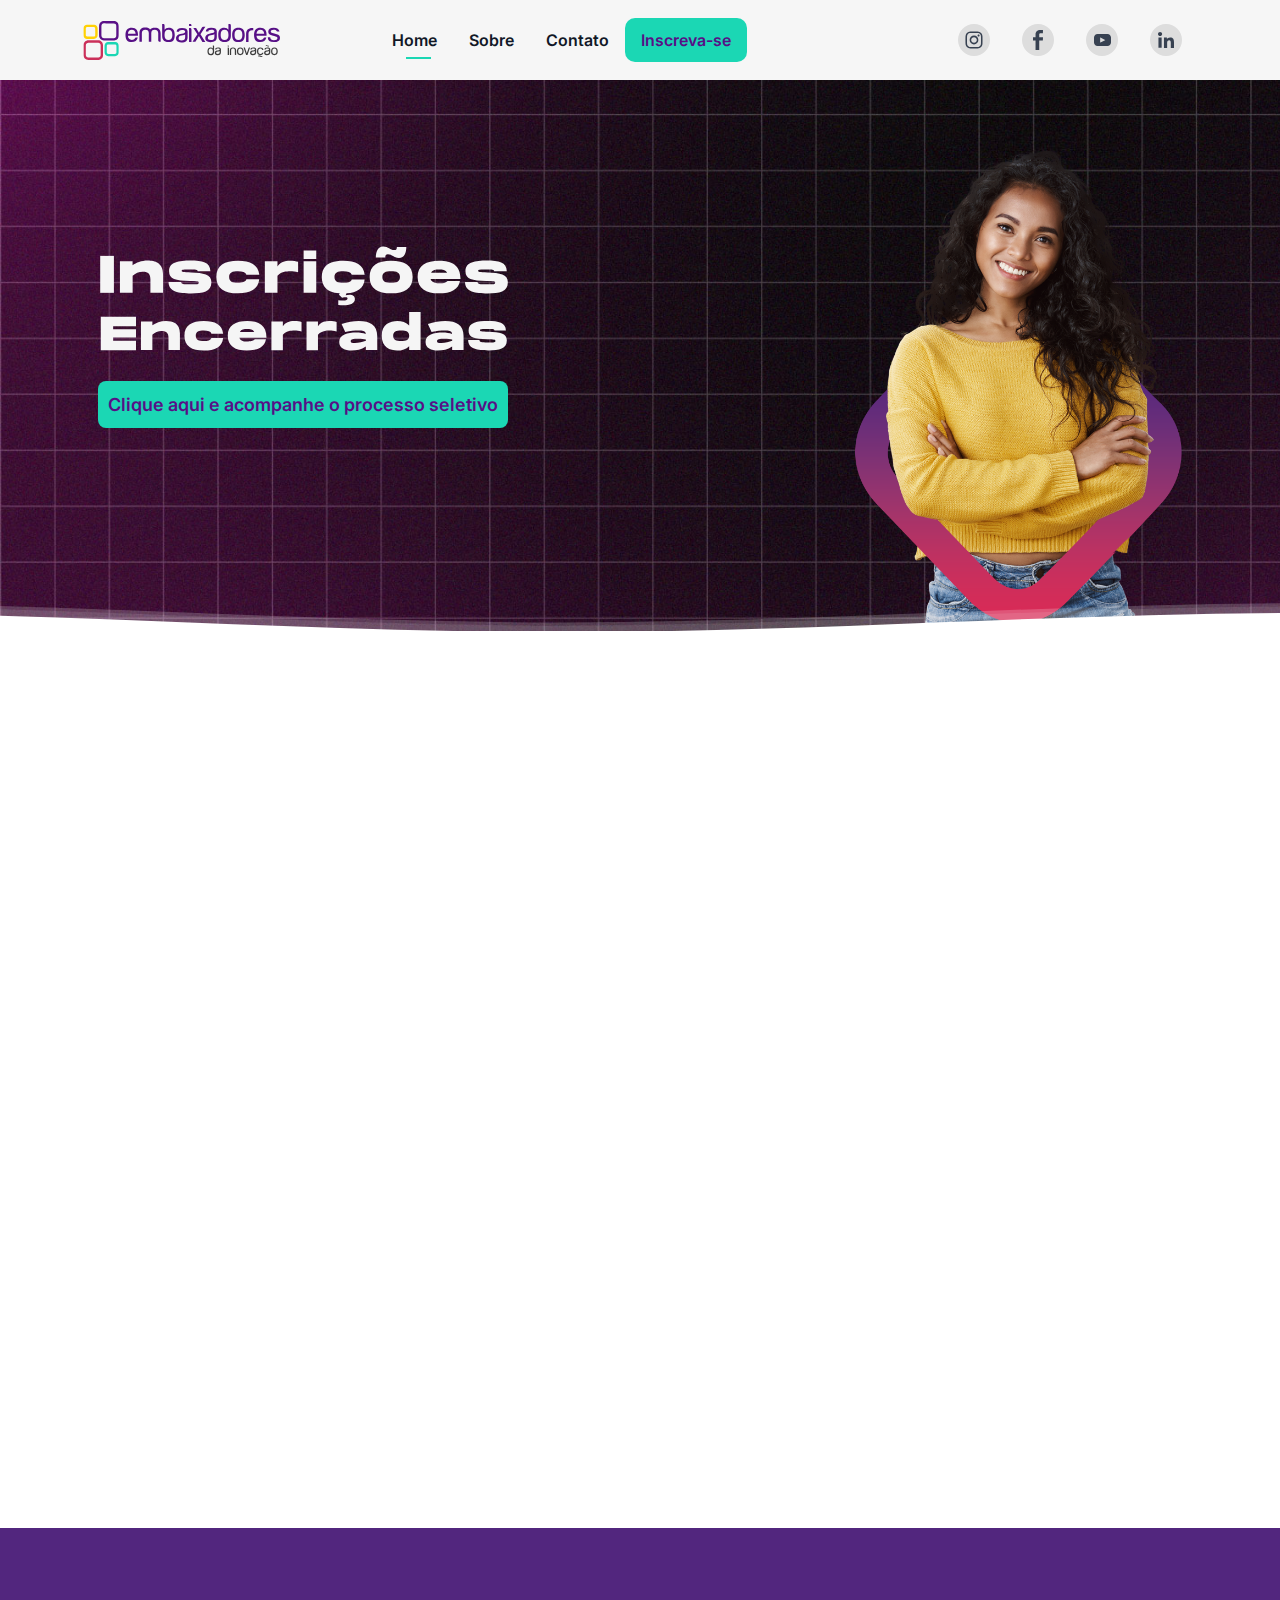
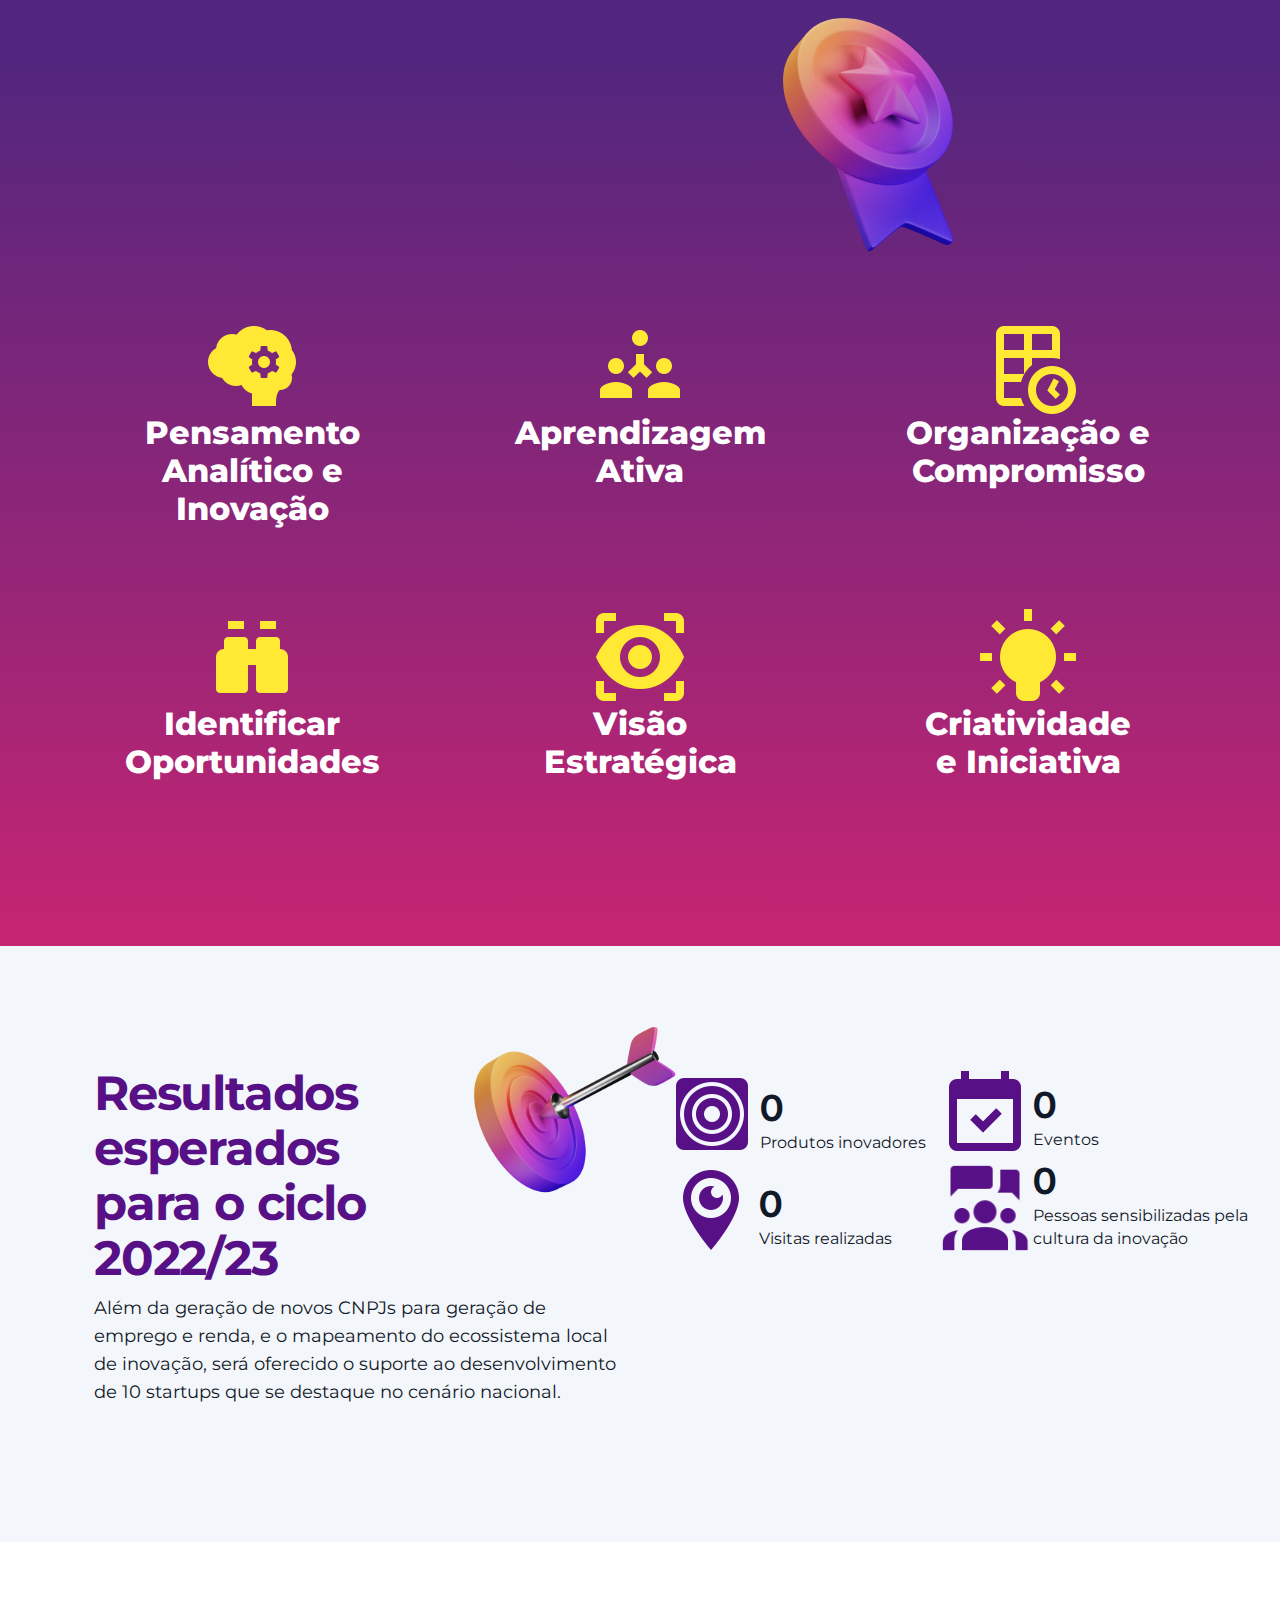
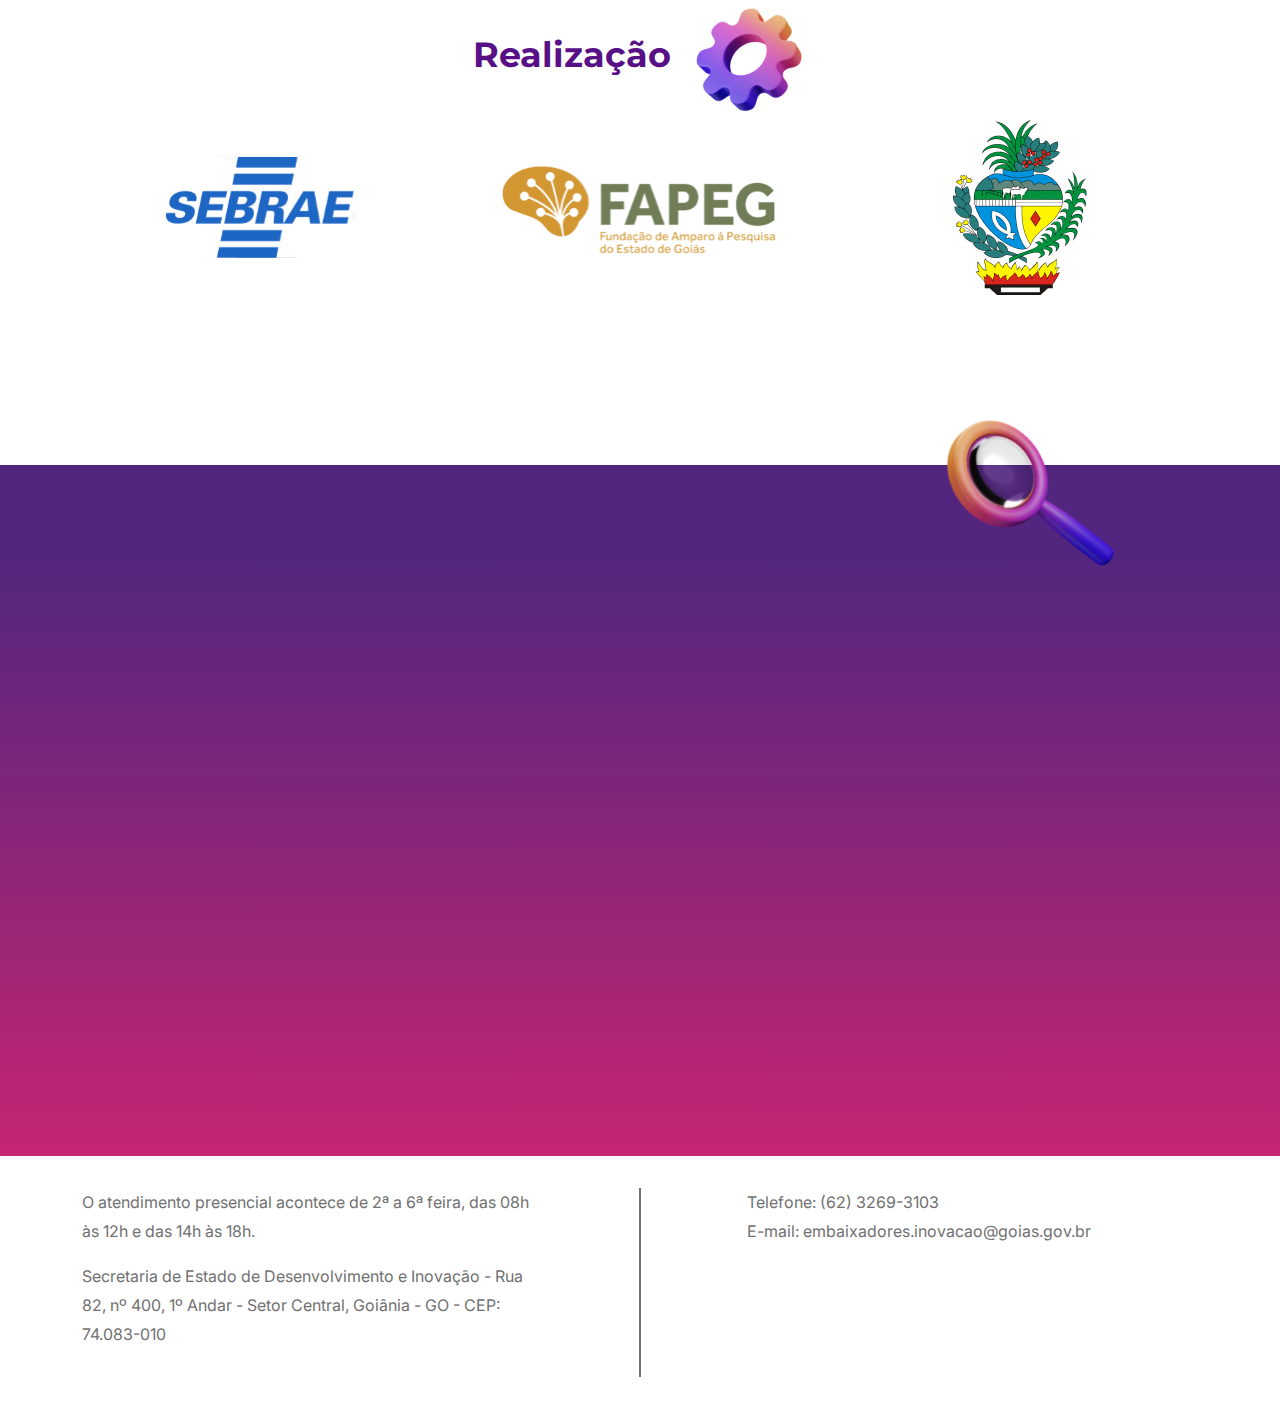
<file: index.html>
<!DOCTYPE html>
<html lang="pt-br">

<head>
  <meta charset="utf-8">
  <meta content="width=device-width, initial-scale=1.0" name="viewport">

  <title>Embaixadores da Inovação</title>
  <meta content="" name="description">
  <meta content="" name="keywords">

  <!-- Favicons -->
  <link href="./assets/img/favicon.png" rel="icon">
  <link href="./assets/img/apple-touch-icon.png" rel="apple-touch-icon">

  <!-- Google Fonts -->
  <link href="https://fonts.googleapis.com/css?family=Open+Sans:300,300i,400,400i,600,600i,700,700i|Montserrat:300,300i,400,400i,500,500i,600,600i,700,700i|Poppins:300,300i,400,400i,500,500i,600,600i,700,700i" rel="stylesheet">

  <!-- Vendor CSS Files -->
  <link href="./assets/vendor/aos/aos.css" rel="stylesheet">
  <link href="./assets/vendor/bootstrap/css/bootstrap.min.css" rel="stylesheet">
  <link href="./assets/vendor/bootstrap-icons/bootstrap-icons.css" rel="stylesheet">
  <link href="./assets/vendor/boxicons/css/boxicons.min.css" rel="stylesheet">
  <link href="./assets/vendor/glightbox/css/glightbox.min.css" rel="stylesheet">
  <link href="./assets/vendor/remixicon/remixicon.css" rel="stylesheet">
  <link href="./assets/vendor/swiper/swiper-bundle.min.css" rel="stylesheet">

  <!-- Template Main CSS File -->
  <link href="./assets/css/style.css" rel="stylesheet">

  
</head>

<body>

  <!-- ======= Header ======= -->
  <header id="header" class="fixed-top d-flex align-items-center ">
    <div class="container d-flex align-items-center justify-content-between">

      <div class="logo">
        <img src="./assets/img/logo/embaixadores-inovacao-logo.svg" alt="Logo Embaixadores da Inovação">

        <!-- Uncomment below if you prefer to use an image logo -->
        <!-- <a href="index.html"><img src="./assets/img/logo.png" alt="" class="img-fluid"></a>-->
      </div>

      <nav id="navbar" class="navbar nav-links">
        <ul>
          <li><a class="nav-link scrollto " href="#hero">Home</a></li>
          <li><a class="nav-link scrollto" href="inner-page.html">Sobre</a></li>
          <li><a class="nav-link scrollto" href="contato.html">Contato</a></li>
          <li><a class="nav-link scrollto inscreva" href="inner-page.html">Inscreva-se</a></li>
        </ul>
        <i class="bi bi-list mobile-nav-toggle"></i>
      </nav><!-- .navbar -->

      <nav id="social-links" class="navbar">
        <ul>
          <li><a class="nav-link scrollto active" href="https://www.instagram.com/sedigoias/" target="_blank"><img src="./assets/img/social-media/instagram.svg" alt="Logo Instagram"></a></li>
          <li><a class="nav-link scrollto" href="https://www.facebook.com/sedigoias" target="_blank"><img src="./assets/img/social-media/facebook.svg" alt="Logo Facebook"></a></li>
          <li><a class="nav-link scrollto" href="https://www.youtube.com/c/SediGoi%C3%A1s/featured" target="_blank"><img src="./assets/img/social-media/youtube.svg" alt=""></a></li>
          <li><a class="nav-link scrollto" href="https://www.linkedin.com/company/embaixadores-da-inova%C3%A7%C3%A3o/" target="_blank"><img src="./assets/img/social-media/linkedin.svg" alt=""></a></li>
        </ul>
        
      </nav>

    </div>
  </header><!-- End Header -->

  <!-- ======= Hero Section ======= -->
  <section id="hero">

    <div class="container" data-aos="zoom-out">
      <div class="row justify-content-between">

        <div class="col-md-8 " >
          
          <div class="col-12 container-frases">
            <div class="col-md-6 bolsas-center">
              <img class= "frase" src="./assets/img/vectors/inscricoes-encerradas.svg" alt="">
            </div>

            
          </div>
          <a  href="http://www.fapeg.go.gov.br/chamada-publica-04-2022-selecao-de-bolsistas-para-atuacao-no-programa-embaixadores-da-inovacao-ciclo-2022-2023" target="_blank" class="btn-get-started scrollto botao-inscricao">Clique aqui e acompanhe o processo seletivo</a>


          

        </div>
        
        <div class="col-md-4">
          <img src="./assets/img/vectors/kellen.png" class="img-fluid animated" alt="Embaixadores da Inovação">
        </div>
  
      </div>
    </div>
    <!--

    

    <div class="container">
      <div class="row justify-content-between containerr">
        
        <div class="container-frases">
          <div>
            <img class= "frase" src="./assets/img/vectors/frase.png" alt="">
          </div>
          <div>
          <img class = "bolsas" src="./assets/img/vectors/bolsas-de-ate.png" alt="">
          </div>
        </div>

        <div class="col-lg-7 pt-5 pt-lg-0 order-2 order-lg-1 d-flex align-items-center">
          

          <div data-aos="zoom-out">
            <div class="text-center text-lg-start btn-inscricao">
              <a href="#about" class="btn-get-started scrollto">Faça sua inscrição</a>
            </div>
          </div>
        </div>


        <div class="col-lg-4 order-1 order-lg-2 hero-img" data-aos="zoom-out" data-aos-delay="300">
          <img src="./assets/img/vectors/kellen---embaixadores-da-inovação.png" class="img-fluid animated" alt="">
        </div>
      </div>
    </div>
-->
    <svg class="hero-waves" xmlns="http://www.w3.org/2000/svg" xmlns:xlink="http://www.w3.org/1999/xlink" viewBox="0 24 150 28 " preserveAspectRatio="none">
      <defs>
        <path id="wave-path" d="M-160 44c30 0 58-18 88-18s 58 18 88 18 58-18 88-18 58 18 88 18 v44h-352z">
      </defs>
      <g class="wave1">
        <use xlink:href="#wave-path" x="50" y="3" fill="rgba(255,255,255, .1)">
      </g>
      <g class="wave2">
        <use xlink:href="#wave-path" x="50" y="0" fill="rgba(255,255,255, .2)">
      </g>
      <g class="wave3">
        <use xlink:href="#wave-path" x="50" y="9" fill="#fff">
      </g>
    </svg>

  </section><!-- End Hero -->

  <main id="main">

    <!-- ======= About Section ======= -->
    <section id="about" class="about">

      <div class="container-fluid" >
        <div class="row ">
            <div class="col-md-6 video-box " data-aos="fade-right">

            </div>
            <div class="col-md-6" data-aos="fade-left">
              <h3>Como funciona?</h3>
            
            <p>O programa Embaixadores da Inovação tem como propósito contribuir com a geração de novos negócios
               inovadores no Estado de Goiás, por meio do fortalecimento do ecossistema empreendedor goiano, 
               com foco na inovação aberta e intensiva em conhecimento, promovendo a conexão entre potenciais empreendedores, 
               empresas, ICTs e o Governo de Goiás. </p>

              <div class="text-center text-lg-start">
                <a href="inner-page.html" class="btn-saiba-mais scrollto">Saiba Mais <img src="./assets/img/vectors/seta.svg" alt=""></a>
              </div>
            </div>
        </div>
    </div>

    
  </section><!-- End About Section -->

<!-- ======= Embaixador Section ======= -->

<section id="embaixador" class="embaixador">

  <div class="titulo-embaixador">

    <div class="titulo text-center" data-aos="zoom-out">
      <h1>O que esperamos<br>de um Embaixador</h1>
    </div>
  
    <div class="medalha animated">
      <img src="./assets/img/vectors/medal-dynamic-gradient.png" alt="Ícone medalha em gradiente">
    </div>

  </div>


  <div class="container">
    <div class="row">
        <div class="col-md-4">
          <div class="grid-item">
            <div class="icon-caracteristica">
              <img src="./assets/img/caracteristicas/pensamento.svg" alt="Pensamento Analítico e Inovação">
            </div>
            <h2>Pensamento Analítico e Inovação</h2>
          </div>
        </div>

        <div class="col-md-4">
          <div class="grid-item">
            <div class="icon-caracteristica">
              <img src="./assets/img/caracteristicas/aprendizagem.svg" alt="Aprendizagem Ativa">
            </div>
            <h2>Aprendizagem<br>Ativa</h2>
          </div>
        </div>

        <div class="col-md-4">
          <div class="grid-item">
            <div class="icon-caracteristica">
              <img src="./assets/img/caracteristicas/organizacao.svg" alt="Organização e Compromisso">
            </div>
            <h2>Organização e<br>Compromisso</h2>
          </div>
        </div>

        <div class="col-md-4">
          <div class="grid-item">
            <div class="icon-caracteristica">
              <img src="./assets/img/caracteristicas/identificar.svg" alt="identificar Oportunidades">
            </div>
            <h2>Identificar<br>Oportunidades</h2>
          </div>
        </div>

        <div class="col-md-4">
          <div class="grid-item">
            <div class="icon-caracteristica">
              <img src="./assets/img/caracteristicas/visao.svg" alt="Visão Estratégica">
            </div>
            <h2>Visão<br>Estratégica</h2>
          </div>    
        </div>

        <div class="col-md-4">
          <div class="grid-item">
            <div class="icon-caracteristica">
              <img src="./assets/img/caracteristicas/criatividade.svg" alt="Criatividade e Iniciativa">
            </div>
            <h2>Criatividade<br>e Iniciativa</h2>
          </div>
        </div>

    </div>
</div>
    
  
</section>
<!-- ======= End Embaixador Section ======= -->

<!-- ======= Start Resultados Esperados Section ======= -->

<section id="resultados" class="resultados">
  <div class="container">
    <div class="row justify-content-between">

      <div class="col-md-6">
        
        <div class="container">
          <div class="row">
              <div class="col-xs-7 col-md-8 title-resultados">
                <h1>
                  Resultados esperados para o ciclo 2022/23
                </h1>
              </div>
              <div class="col-xs-5 col-md-4">
                <img class="dardo animated" src="./assets/img/vectors/target-dynamic-gradient.svg" alt="Ícone de dardo">
              </div>
              <div class="col-xs-12">
                <p>
                  Além da geração de novos CNPJs para geração de emprego e renda, e o mapeamento do ecossistema local de inovação, será oferecido o suporte ao desenvolvimento de 10 startups que se destaque no cenário  nacional.
                </p>
              </div>
          </div>
        </div>
  


      </div>
  
      <div class="col-md-6">


        <div class="container">
          <div class="row">
              <div class="col-md-6">
                <div class="grid-item">
                  <div>
                    <img src="./assets/img/vectors/sensor.svg" alt="Sensor">
                  </div>
        
                  <div class="container-legenda">
                    <div class="legenda">
                      <div class="count-box">
                        <span data-purecounter-start="0" data-purecounter-end="40" data-purecounter-duration="1" class="purecounter"></span>
                      </div>
                      <h5>Produtos inovadores</h5>
                    </div>
                  </div>
        
                </div>
              </div>
              <div class="col-md-6">
                <div class="grid-item">
                  <div>
                    <img src="./assets/img/vectors/today.svg" alt="Calendário">
                  </div>
        
                  <div class="container-legenda">
                    <div class="legenda">
                      <div class="count-box">
                        <span data-purecounter-start="0" data-purecounter-end="620" data-purecounter-duration="1" class="purecounter"></span>
                      </div>
                      <h5>Eventos</h5>
                    </div>
        
                  </div>
                </div>
              </div>

              <div class="col-md-6">
                <div class="grid-item">
                  <div>
                    <img src="./assets/img/vectors/visit.svg" alt="Visitas">
                  </div>
        
                  <div class="container-legenda">
                    <div class="legenda">
                      <div class="count-box">
                        <span data-purecounter-start="0" data-purecounter-end="6000" data-purecounter-duration="1" class="purecounter"></span>
                      </div>
                      <h5>Visitas realizadas</h5>
                    </div>
                  </div>
                </div>
              </div>

              <div class="col-md-6">
                <div class="grid-item">
                  <div>
                    <img src="./assets/img/vectors/coworking.svg" alt="Pessoas sensibilizadas pela cultura da inovação">
                  </div>
                  <div class="container-legenda">
                    <div class="legenda">
                      <div class="count-box">
                        <span data-purecounter-start="0" data-purecounter-end="26000" data-purecounter-duration="1" class="purecounter"></span>
                      </div>
                      <h5>Pessoas sensibilizadas pela cultura da inovação</h5>
                    </div>
                  </div>
                </div>
              </div>
          </div>
      </div>
  
  </div>
  
  </section>

  <!--
    End Responsivo
  -->



<!-- ======= End Resultados Esperados Section ======= -->

<!-- =======  Realização Section ======= -->
<section id="realizacao" class="realizacao">

  <div class="container container-cards">
    <div class="row">
        <div class="col-xs-12 titulo-realizacao">
          <div class="titulo text-center" >
            <h2>Realização</h2>
          </div>
          <div class="medalha">
            <img src="./assets/img/vectors/setting-dynamic-gradient.svg" alt="Ícone medalha em gradiente">
          </div>
        </div>
        <div class="col-md-4 logo"><img src="./assets/img/logo/sebrae-logo.svg" alt="Sebrae"></div>
        <div class="col-md-4 logo"><img src="./assets/img/logo/fapeg-logo.svg" alt="Fapeg"></div>
        <div class="col-md-4 logo"><img src="./assets/img/logo/brasao-goias.png" alt="Brasao"></div>
    </div>
</div>



  

</section>

<!-- ======= End Realização  Section ======= -->

<!-- ======= FAQ Section ======= -->

<section id="faq" class="faq section-bg">
  <div class="container">

    <div class="row">
      <div class="col-xs-8 col-md-8 ">
        
      </div>
      <div class="col-xs-4 col-md-4">
        <img class="zoom-icon animated" src="./assets/img/vectors/zoom-dynamic-gradient.svg" alt="Zoom">
      </div>

      <div class="col-xs-12 section-title"  data-aos="fade-up" >
        <p>F.A.Q. - Perguntas Frequentes</p>
      </div>
  </div>

    

    <div class="faq-list">
      <ul>
        <li data-aos="fade-up">
          <a data-bs-toggle="collapse" data-bs-target="#faq-list-1"  class="collapse">Qual o papel de um Embaixador? <i class="bx bx-chevron-down icon-show"></i><i class="bx bx-chevron-up icon-close"></i></a>
          <div id="faq-list-1" class="collapse show" data-bs-parent=".faq-list">
            <p>
              Buscar aproximação com o ecossistema de inovação local, promovendo eventos e ações de inovação, conectando políticas públicas a projetos inovadores na sua comunidade, mapeando e identificando pontos de atuação para melhoria do ecossistema, prospectando possíveis empreendedores e oferecendo suporte para o desenvolvimento de novos negócios, através da conexão com os atores do ecossistema. 
            </p>
          </div>
        </li>

        <li data-aos="fade-up" data-aos-delay="100">
          <a data-bs-toggle="collapse" data-bs-target="#faq-list-2" class="collapsed">Como faço para entrar em contato com um embaixador? <i class="bx bx-chevron-down icon-show"></i><i class="bx bx-chevron-up icon-close"></i></a>
          <div id="faq-list-2" class="collapse" data-bs-parent=".faq-list">
            <p>
              Assim que iniciados os trabalhos, será disponibilizado aqui um campo para cadastro e ideias, por meio do qual os Embaixadores entrarão em contato para agendar uma visita, seja ela online ou presencial.             
            </p>
          </div>
        </li>

        <li data-aos="fade-up" data-aos-delay="200">
          <a data-bs-toggle="collapse" data-bs-target="#faq-list-3" class="collapsed">Como sei se meu negócio é inovador?<i class="bx bx-chevron-down icon-show"></i><i class="bx bx-chevron-up icon-close"></i></a>
          <div id="faq-list-3" class="collapse" data-bs-parent=".faq-list">
            <p>
              Um negócio inovador é aquele capaz de solucionar, de modo criativo e eficiente, um problema real existente, gerando receita e maior competitividade no mercado. 
            </p>
          </div>
        </li>

        <li data-aos="fade-up" data-aos-delay="300">
          <a data-bs-toggle="collapse" data-bs-target="#faq-list-4" class="collapsed">Posso ser um embaixador mantendo um vínculo empregatício? <i class="bx bx-chevron-down icon-show"></i><i class="bx bx-chevron-up icon-close"></i></a>
          <div id="faq-list-4" class="collapse" data-bs-parent=".faq-list">
            <p>
              Não, as modalidades das bolsas não permitem o vínculo empregatício, tampouco o acúmulo de outras bolsas. É necessária a dedicação de 40 horas semanais. 
            </p>
          </div>
        </li>

        <li data-aos="fade-up" data-aos-delay="400">
         <a data-bs-toggle="collapse" data-bs-target="#faq-list-5" class="collapsed">Como faço para ser um Embaixador da Inovação?<i class="bx bx-chevron-down icon-show"></i><i class="bx bx-chevron-up icon-close"></i></a>
          <div id="faq-list-5" class="collapse" data-bs-parent=".faq-list">
            <p>
              Fique atento aqui no site para o lançamento de editais de seleção. 
            </p>
          </div>
        </li>

        

      </ul>
    </div>

  </div>
</section>

<!-- ======= End Section ======= -->

<!-- ======= Footer Embaixadores======= -->

  <!-- ======= Footer ======= -->
  <footer id="footer">
    <div class="footer-top">
      <div class="container">
        <div class="row">
          <div class="col-lg-5 col-md-12">
            <div class="footer-info">
              <p>O atendimento presencial acontece de 2ª a 6ª feira, das 08h às 12h e das 14h às 18h.
              </p>
              <p>
                Secretaria de Estado de Desenvolvimento e Inovação - Rua 82, nº 400,  1º Andar - Setor Central, Goiânia - GO  - CEP: 74.083-010 
              </p>
            </div>
          </div>
          <div class="col-lg-2 col-md-12 vertical-column ">
            <div class="vertical-line"></div>
          </div>
          
          <div class="col-lg-5 col-md-12r">
            
            <p>Telefone: (62) 3269-3103
              <br>
              E-mail: embaixadores.inovacao@goias.gov.br</p>
          </div>

        </div>
      </div>
    </div>

  </footer><!-- End Footer -->

  </main><!-- End #main -->



  <a href="#" class="back-to-top d-flex align-items-center justify-content-center"><i class="bi bi-arrow-up-short"></i></a>
  <div id="preloader"></div>

  <!-- Vendor JS Files -->
  <script src="./assets/vendor/purecounter/purecounter_vanilla.js"></script>
  <script src="./assets/vendor/aos/aos.js"></script>
  <script src="./assets/vendor/bootstrap/js/bootstrap.bundle.min.js"></script>
  <script src="./assets/vendor/glightbox/js/glightbox.min.js"></script>
  <script src="./assets/vendor/swiper/swiper-bundle.min.js"></script>
  <script src="./assets/vendor/php-email-form/validate.js"></script>

  <!-- Template Main JS File -->
  <script src="./assets/js/main.js"></script>

</body>

</html>
</file>
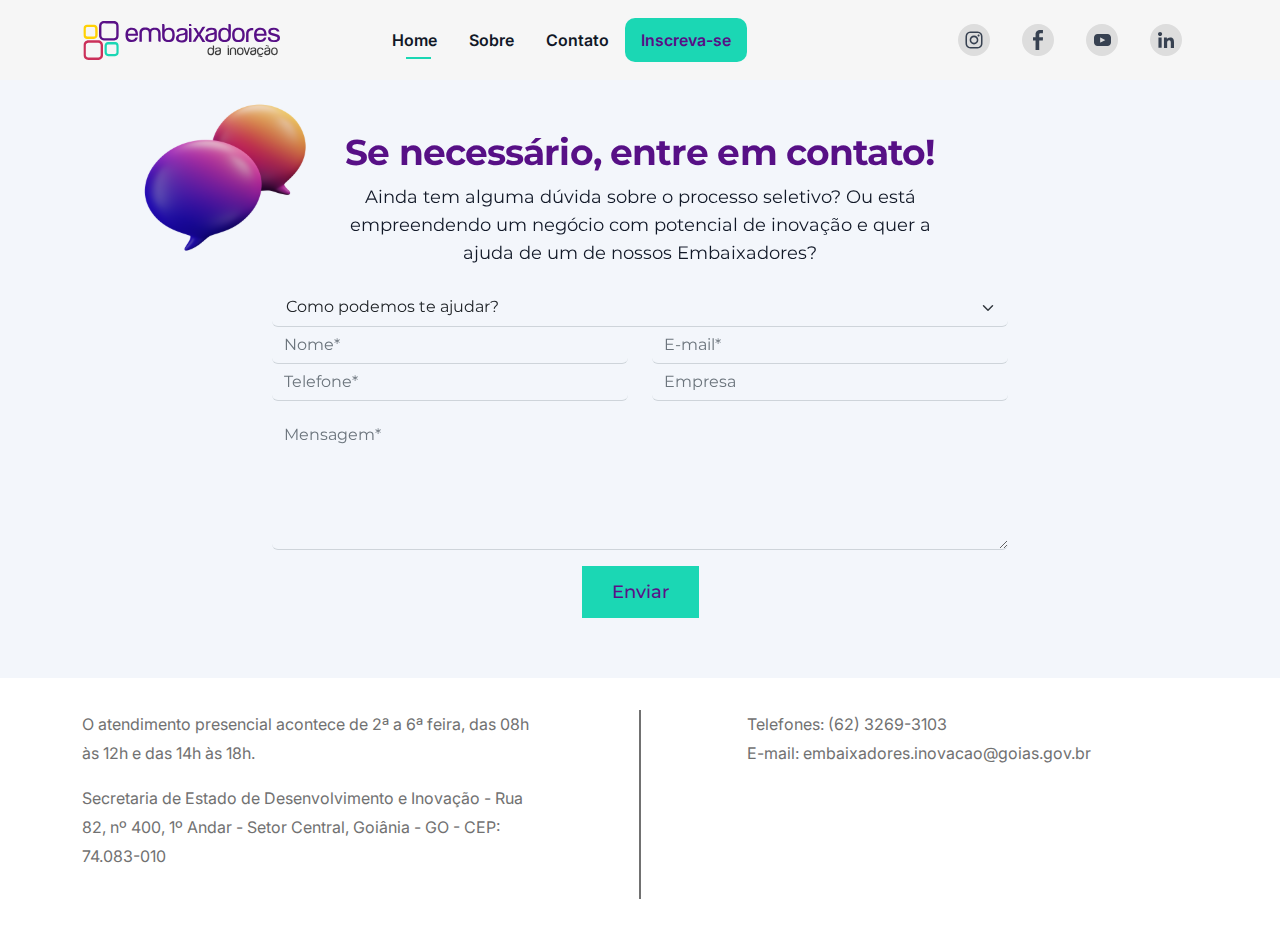
<file: contato.html>
<!DOCTYPE html>
<html lang="pt-br">

<head>
  <meta charset="utf-8">
  <meta content="width=device-width, initial-scale=1.0" name="viewport">

  <title>Embaixadores da Inovação - Sobre</title>
  <meta content="" name="description">
  <meta content="" name="keywords">

  <!-- Favicons -->
  <link href="./assets/img/favicon.png" rel="icon">
  <link href="./assets/img/apple-touch-icon.png" rel="apple-touch-icon">

  <!-- Google Fonts -->
  <link href="https://fonts.googleapis.com/css?family=Open+Sans:300,300i,400,400i,600,600i,700,700i|Montserrat:300,300i,400,400i,500,500i,600,600i,700,700i|Poppins:300,300i,400,400i,500,500i,600,600i,700,700i" rel="stylesheet">

  <!-- Vendor CSS Files -->
  <link href="./assets/vendor/aos/aos.css" rel="stylesheet">
  <link href="./assets/vendor/bootstrap/css/bootstrap.min.css" rel="stylesheet">
  <link href="./assets/vendor/bootstrap-icons/bootstrap-icons.css" rel="stylesheet">
  <link href="./assets/vendor/boxicons/css/boxicons.min.css" rel="stylesheet">
  <link href="./assets/vendor/glightbox/css/glightbox.min.css" rel="stylesheet">
  <link href="./assets/vendor/remixicon/remixicon.css" rel="stylesheet">
  <link href="./assets/vendor/swiper/swiper-bundle.min.css" rel="stylesheet">

  <link href="./assets/css/style.css" rel="stylesheet">
</head>

<body>


    <header id="header" class="fixed-top d-flex align-items-center ">
        <div class="container d-flex align-items-center justify-content-between">
    
          <div class="logo">
            <img src="./assets/img/logo/embaixadores-inovacao-logo.svg" alt="Logo Embaixadores da Inovação">
    
            <!-- Uncomment below if you prefer to use an image logo -->
            <!-- <a href="index.html"><img src="./assets/img/logo.png" alt="" class="img-fluid"></a>-->
          </div>
    
          <nav id="navbar" class="navbar nav-links">
            <ul>
              <li><a class="nav-link scrollto active" href="index.html">Home</a></li>
              <li><a class="nav-link scrollto" href="inner-page.html">Sobre</a></li>
              <li><a class="nav-link scrollto" href="contato.html">Contato</a></li>
              <li><a class="nav-link scrollto inscreva" href="http://www.fapeg.go.gov.br/chamada-publica-04-2022-selecao-de-bolsistas-para-atuacao-no-programa-embaixadores-da-inovacao-ciclo-2022-2023" target="_blank">Inscreva-se</a></li>
            </ul>
            <i class="bi bi-list mobile-nav-toggle"></i>
          </nav><!-- .navbar -->
    
          <nav id="social-links" class="navbar">
            <ul>
              <li><a class="nav-link scrollto active" href="https://www.instagram.com/sedigoias/" target="_blank"><img src="./assets/img/social-media/instagram.svg" alt="Logo Instagram"></a></li>
          <li><a class="nav-link scrollto" href="https://www.facebook.com/sedigoias" target="_blank"><img src="./assets/img/social-media/facebook.svg" alt="Logo Facebook"></a></li>
          <li><a class="nav-link scrollto" href="https://www.youtube.com/c/SediGoi%C3%A1s/featured" target="_blank"><img src="./assets/img/social-media/youtube.svg" alt=""></a></li>
          <li><a class="nav-link scrollto" href="https://www.linkedin.com/company/embaixadores-da-inova%C3%A7%C3%A3o/" target="_blank"><img src="./assets/img/social-media/linkedin.svg" alt=""></a></li>
            </ul>
            <i class="bi bi-list mobile-nav-toggle"></i>
          </nav>
    
        </div>
    </header><!-- End Header -->

     <!-- ======= Contact Section ======= -->
     <section id="contact" class="contact">
        <div class="container ">
  
         
        <div class="top-title">
            <div><img src="./assets/img/vectors/chat-bubble-dynamic-gradient.svg" alt="Chat"></div>
            <div class="section-title" data-aos="fade-up">
                <div class="titulo-descricao">
                    <h1>Se necessário, entre em contato!</h1>
                    <p>Ainda tem alguma dúvida sobre o processo seletivo? Ou está empreendendo um negócio com potencial de inovação e quer a ajuda de um de nossos Embaixadores?</p>
                </div>
            </div>
        </div>
  
        <div class="row">

          

            <div class="col-lg-8 mt-5 mt-lg-0" data-aos="fade-left" data-aos-delay="200">
              <form action="https://formspree.io/f/xwkzppvk" method="POST">

                <div class="form-group mt-3">
                    <div class="form-select form-control" id="opcao">
                        <option selected>Como podemos te ajudar?</option>
                    </div>
                  </div>

                <div class="row">
                  <div class="col-md-6 form-group">
                    <input type="text" name="Nome" class="form-control" id="name" placeholder="Nome*" required>
                  </div>
                  <div class="col-md-6 form-group mt-3 mt-md-0">
                    <input type="email" class="form-control" name="E-mail" id="email" placeholder="E-mail*" required>
                  </div>
                </div>


                <div class="row">
                    <div class="col-md-6 form-group">
                      <input type="tel" name="Telefone" class="form-control" id="name" placeholder="Telefone*" required >
                    </div>
                    <div class="col-md-6 form-group mt-3 mt-md-0">
                      <input type="text" class="form-control" name="Empresa" id="empresa" placeholder="Empresa" >
                    </div>
                </div>

                
                <div class="form-group mt-3">
                  <textarea class="form-control" name="Mensagem" rows="5" placeholder="Mensagem*" required></textarea>
                </div>
                <div class="my-3">
                
                </div>
                <div class="text-center"><button type="submit">Enviar</button></div>
              </form>
  
            </div>
  
          </div>
  
        </div>
      </section><!-- End Contact Section -->

    <!-- ======= Footer Embaixadores======= -->


    <footer id="footer">
        <div class="footer-top">
          <div class="container">
            <div class="row">
              <div class="col-lg-5 col-md-12">
                <div class="footer-info">
                  <p>O atendimento presencial acontece de 2ª a 6ª feira, das 08h às 12h e das 14h às 18h.
                  </p>
                  <p>
                    Secretaria de Estado de Desenvolvimento e Inovação - Rua 82, nº 400,  1º Andar - Setor Central, Goiânia - GO  - CEP: 74.083-010
                  </p>
                </div>
              </div>
              <div class="col-lg-2 col-md-12 vertical-column ">
                <div class="vertical-line"></div>
              </div>
              
              <div class="col-lg-5 col-md-12r">
                
                <p>Telefones: (62) 3269-3103
                  <br>
                  E-mail: embaixadores.inovacao@goias.gov.br</p>
              </div>
    
            </div>
          </div>
        </div>
    
      </footer><!-- End Footer -->
  
  <!-- ======= End Footer Embaixadores======= -->


    <a href="#" class="back-to-top d-flex align-items-center justify-content-center"><i class="bi bi-arrow-up-short"></i></a>
    <div id="preloader"></div>
  
    <!-- Vendor JS Files -->
    <script src="./assets/vendor/purecounter/purecounter_vanilla.js"></script>
    <script src="./assets/vendor/aos/aos.js"></script>
    <script src="./assets/vendor/bootstrap/js/bootstrap.bundle.min.js"></script>
    <script src="./assets/vendor/glightbox/js/glightbox.min.js"></script>
    <script src="./assets/vendor/swiper/swiper-bundle.min.js"></script>
   
  
    <!-- Template Main JS File -->
    <script src="./assets/js/main.js"></script>
  
</body>

</html>
</file>
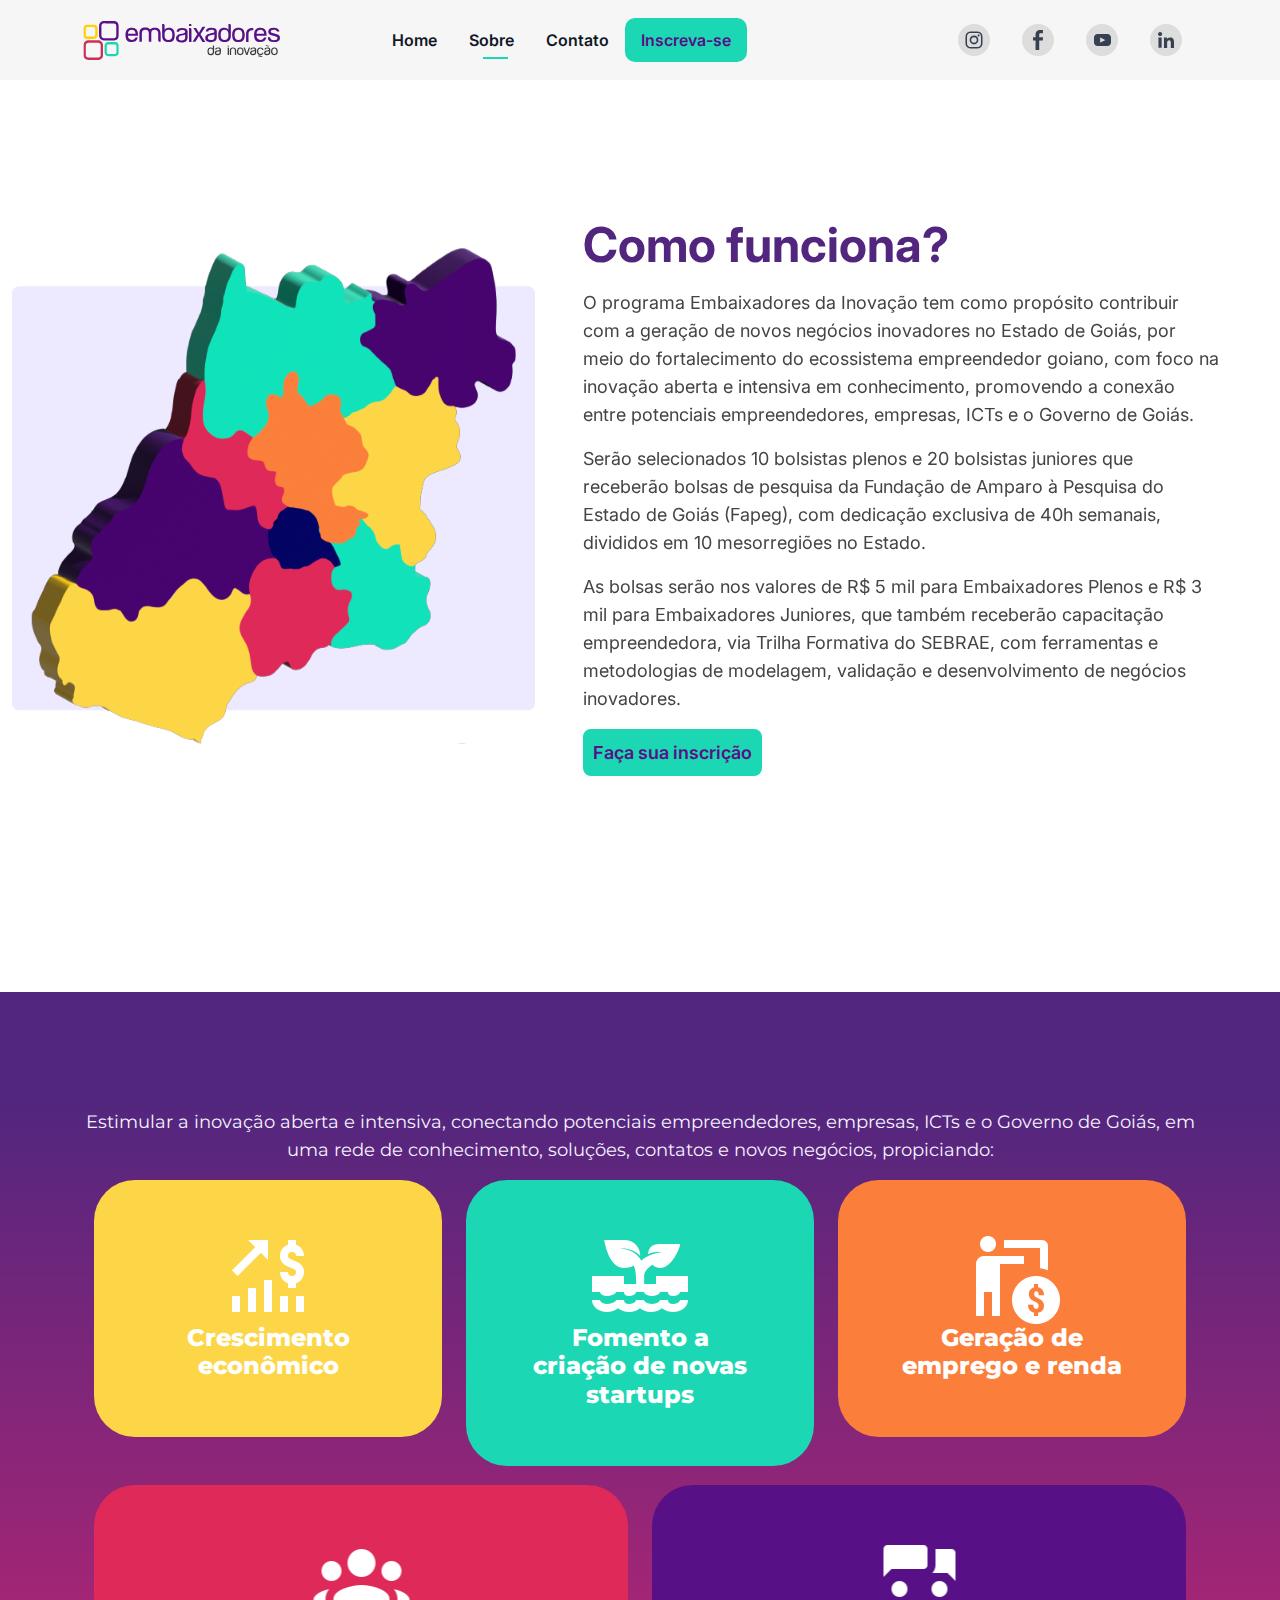
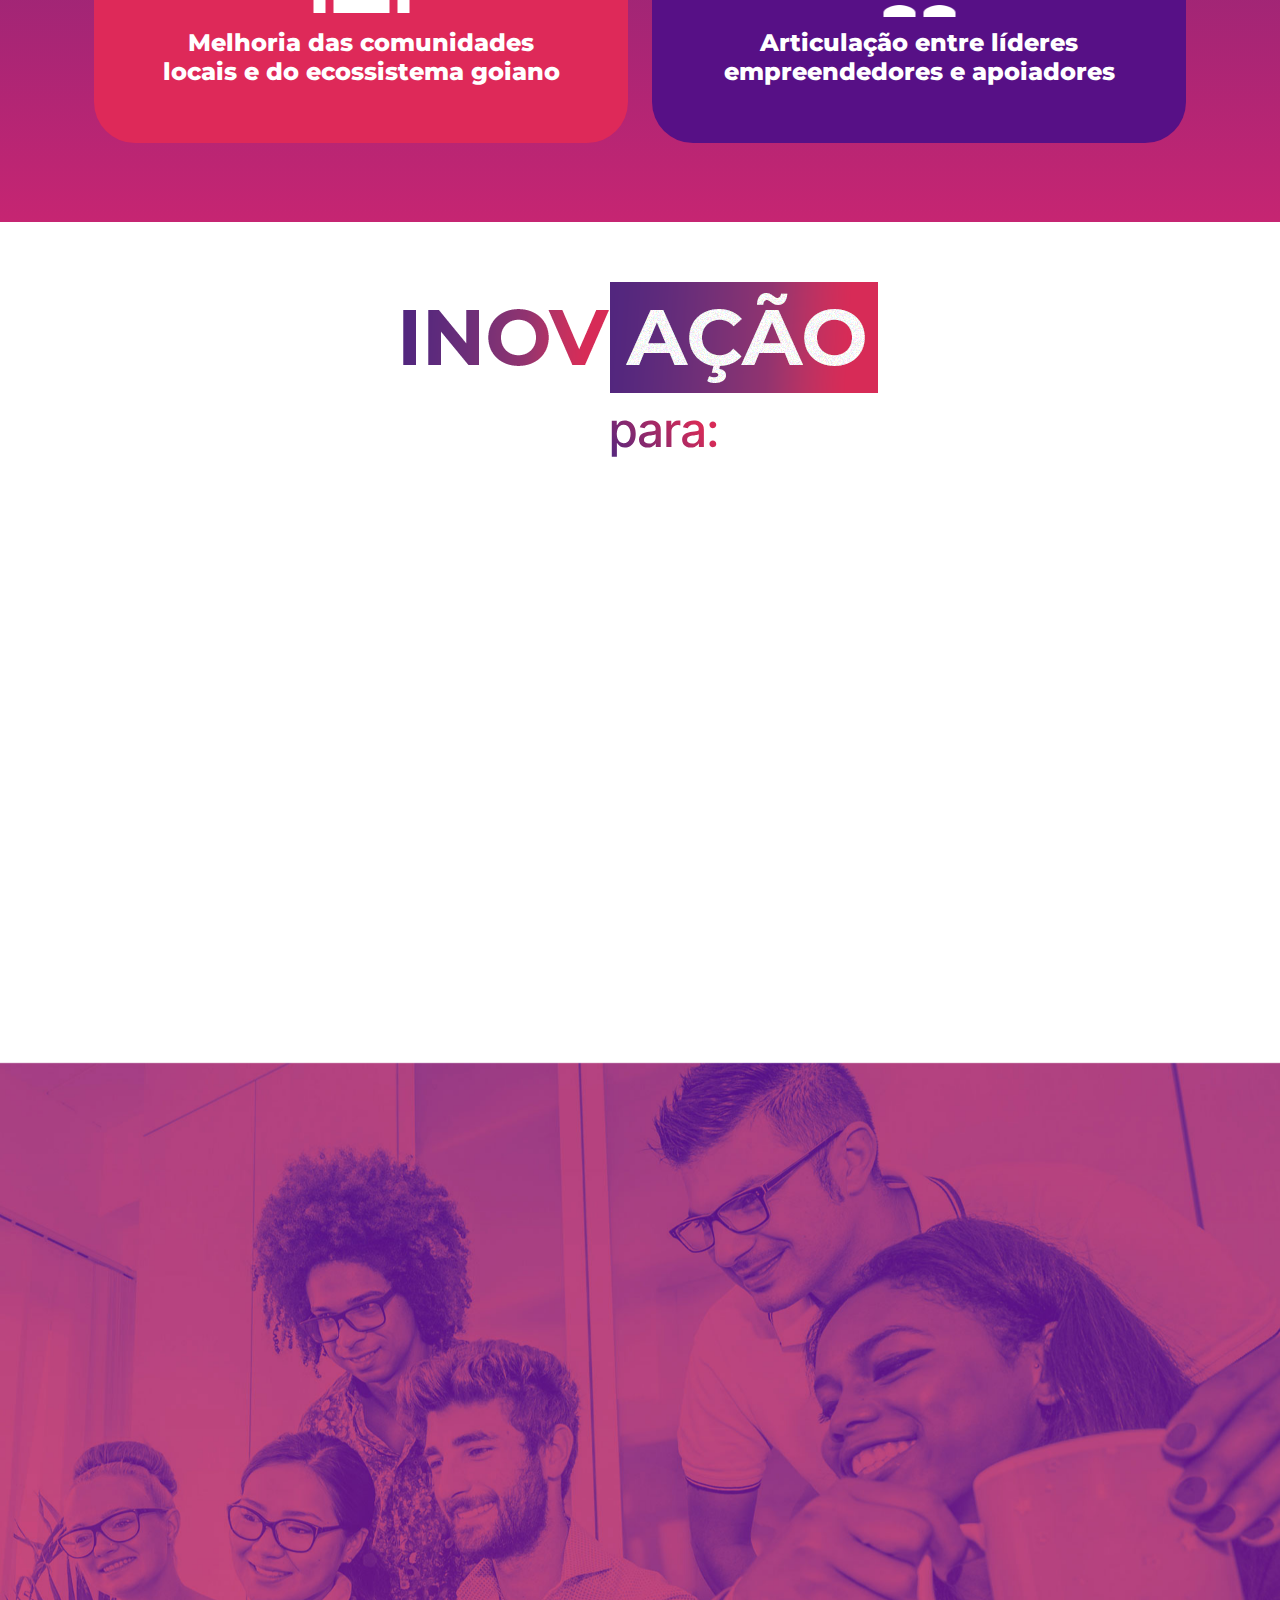
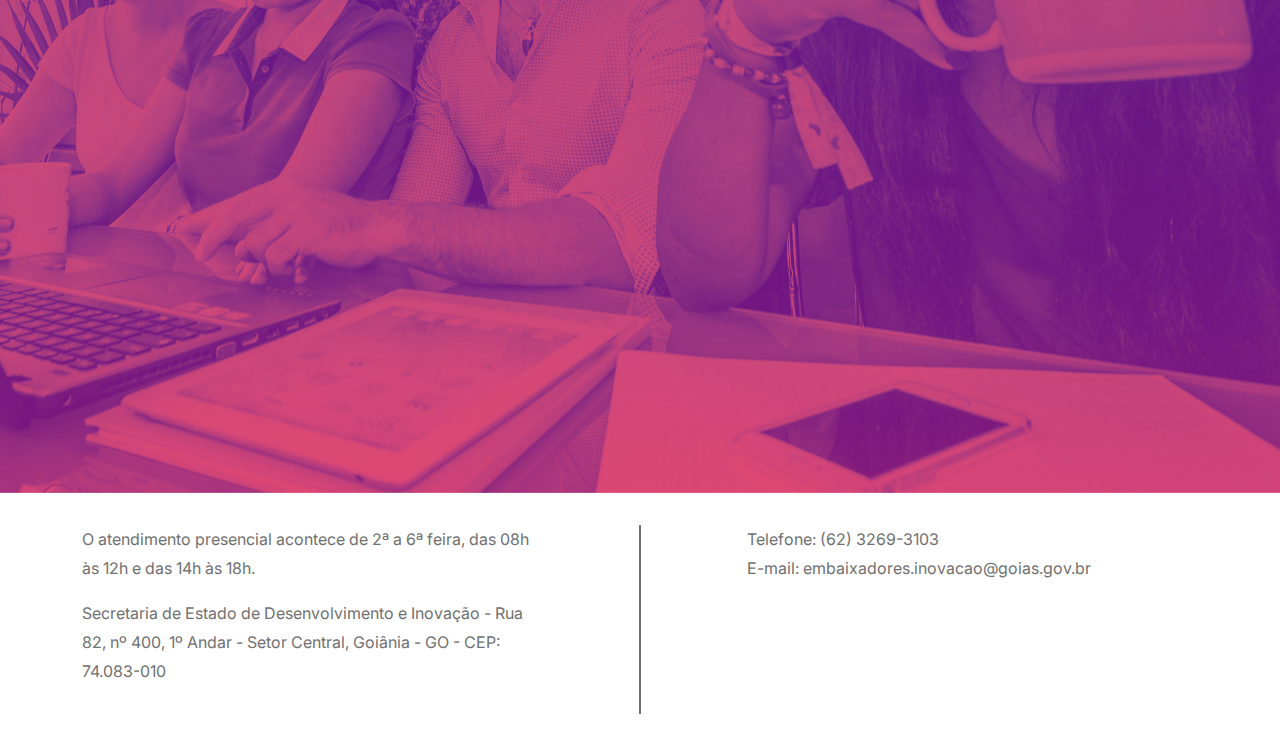
<file: inner-page.html>
<!DOCTYPE html>
<html lang="pt-br">

<head>
  <meta charset="utf-8">
  <meta content="width=device-width, initial-scale=1.0" name="viewport">

  <title>Embaixadores da Inovação - Sobre</title>
  <meta content="" name="description">
  <meta content="" name="keywords">

  <!-- Favicons -->
  <link href="./assets/img/favicon.png" rel="icon">
  <link href="./assets/img/apple-touch-icon.png" rel="apple-touch-icon">

  <!-- Google Fonts -->
  <link href="https://fonts.googleapis.com/css?family=Open+Sans:300,300i,400,400i,600,600i,700,700i|Montserrat:300,300i,400,400i,500,500i,600,600i,700,700i|Poppins:300,300i,400,400i,500,500i,600,600i,700,700i" rel="stylesheet">

  <!-- Vendor CSS Files -->
  <link href="./assets/vendor/aos/aos.css" rel="stylesheet">
  <link href="./assets/vendor/bootstrap/css/bootstrap.min.css" rel="stylesheet">
  <link href="./assets/vendor/bootstrap-icons/bootstrap-icons.css" rel="stylesheet">
  <link href="./assets/vendor/boxicons/css/boxicons.min.css" rel="stylesheet">
  <link href="./assets/vendor/glightbox/css/glightbox.min.css" rel="stylesheet">
  <link href="./assets/vendor/remixicon/remixicon.css" rel="stylesheet">
  <link href="./assets/vendor/swiper/swiper-bundle.min.css" rel="stylesheet">

  <link href="./assets/css/style.css" rel="stylesheet">
</head>

<body>

  <!-- ======= Header ======= -->
  <header id="header" class="fixed-top d-flex align-items-center ">
    <div class="container d-flex align-items-center justify-content-between">

      <div class="logo">
        <img src="./assets/img/logo/embaixadores-inovacao-logo.svg" alt="Logo Embaixadores da Inovação">

        <!-- Uncomment below if you prefer to use an image logo -->
        <!-- <a href="index.html"><img src="./assets/img/logo.png" alt="" class="img-fluid"></a>-->
      </div>

      <nav id="navbar" class="navbar nav-links">
        <ul>
          <li><a class="nav-link scrollto " href="index.html">Home</a></li>
          <li><a class="nav-link scrollto" href="#about">Sobre</a></li>
          <li><a class="nav-link scrollto" href="contato.html">Contato</a></li>
          <li><a class="nav-link scrollto inscreva" href="http://www.fapeg.go.gov.br/chamada-publica-04-2022-selecao-de-bolsistas-para-atuacao-no-programa-embaixadores-da-inovacao-ciclo-2022-2023" target="_blank">Inscreva-se</a></li>
        </ul>
        <i class="bi bi-list mobile-nav-toggle"></i>
      </nav><!-- .navbar -->

      <nav id="social-links" class="navbar">
        <ul>
          <li><a class="nav-link scrollto active" href="https://www.instagram.com/sedigoias/" target="_blank"><img src="./assets/img/social-media/instagram.svg" alt="Logo Instagram"></a></li>
          <li><a class="nav-link scrollto" href="https://www.facebook.com/sedigoias" target="_blank"><img src="./assets/img/social-media/facebook.svg" alt="Logo Facebook"></a></li>
          <li><a class="nav-link scrollto" href="https://www.youtube.com/c/SediGoi%C3%A1s/featured" target="_blank"><img src="./assets/img/social-media/youtube.svg" alt=""></a></li>
          <li><a class="nav-link scrollto" href="https://www.linkedin.com/company/embaixadores-da-inova%C3%A7%C3%A3o/" target="_blank"><img src="./assets/img/social-media/linkedin.svg" alt=""></a></li>
        </ul>
        <i class="bi bi-list mobile-nav-toggle"></i>
      </nav>

    </div>
  </header><!-- End Header -->


  <!-- ======= About Section ======= -->
  <section id="about" class="about">
    <div class="container-fluid">

      <div class="row">
        <div class="col-xl-5 col-lg-6 video-box d-flex justify-content-center align-items-stretch" data-aos="fade-right">
          
        </div>

        <div class="col-xl-7 col-lg-6 icon-boxes d-flex flex-column align-items-stretch justify-content-top py-5 px-lg-5" data-aos="fade-left">
          <h3>Como funciona?</h3>
          
          <p>O programa Embaixadores da Inovação tem como propósito contribuir com a geração de novos negócios
             inovadores no Estado de Goiás, por meio do fortalecimento do ecossistema empreendedor goiano, 
             com foco na inovação aberta e intensiva em conhecimento, promovendo a conexão entre potenciais empreendedores, 
             empresas, ICTs e o Governo de Goiás. </p>

          <p>
            Serão selecionados 10 bolsistas plenos e 20 bolsistas juniores que receberão bolsas de pesquisa da Fundação de Amparo à Pesquisa do Estado de Goiás (Fapeg), com dedicação exclusiva de 40h semanais, divididos em 10 mesorregiões no Estado.
          </p>

          <p>
            As bolsas serão nos valores de R$ 5 mil para Embaixadores Plenos e R$ 3 mil para Embaixadores Juniores, que também receberão capacitação empreendedora, via Trilha Formativa do SEBRAE, com ferramentas e metodologias de modelagem, validação e desenvolvimento de negócios inovadores.
          </p>

          <div class="col-lg-7 pt-5 pt-lg-0 order-2 order-lg-1 d-flex align-items-center">
            <div data-aos="zoom-out">
             
              <div class="text-center text-lg-start">
                <a  href="http://www.fapeg.go.gov.br/chamada-publica-04-2022-selecao-de-bolsistas-para-atuacao-no-programa-embaixadores-da-inovacao-ciclo-2022-2023" target="_blank" class="btn-get-started scrollto">Faça sua inscrição</a>
              </div>
            </div>
          </div>

        </div>
      </div>

    </div>
  </section><!-- End About Section -->


  <section id = "objetivos" class="objetivos">
    <div class="container">

      <div class="titulo-objetivos">

        <div class="section-title" data-aos="fade">
          <h1>Objetivos</h2>
        </div>
  
        <div>
          <p>Estimular a inovação aberta e intensiva, conectando potenciais empreendedores, empresas, ICTs e o Governo de Goiás, em uma rede de conhecimento, soluções, contatos e novos negócios, propiciando:</p>
        </div>
      </div>

      

      <div class="container container-cards">
        <div class="row">

          <div class="col-md-4">
            <div class="cards crescimento">
              <div class="logo"> <img src="./assets/img/objetivos/crescimento-economico.svg" alt="Crescimento Econômico"></div>
              <h4>Crescimento econômico</h4>
            </div>
          </div>
  
          <div class="col-md-4">
            <div class="cards fomento">
              <div class="logo"> <img src="./assets/img/objetivos/fomento.svg" alt="Fomento a criação de novas startups"></div>
              <h4>Fomento a criação de novas startups</h4>
            </div>
          </div>
  
          <div class="col-md-4">
            <div class="cards geracao">
              <div class="logo"> <img src="./assets/img/objetivos/geracao.svg" alt="Geração de emprego e renda"></div>
              <h4>Geração de emprego e renda</h4>
            </div>
          </div>
          
          <div class="col-md-6">
            <div class="cards melhoria">
              <div class="logo"> <img src="./assets/img/objetivos/melhoria.svg" alt="Melhoria das comunidades locais e do ecossistema goiano"></div>
              <h4>Melhoria das comunidades locais e do ecossistema goiano</h4>
            </div>
          </div>
  
          <div class="col-md-6">
            <div class="cards articulacao">
              <div class="logo"> <img src="./assets/img/objetivos/articulacao.svg" alt="Articulação entre líderes empreendedores e apoiadores"></div>
              <h4>Articulação entre líderes empreendedores e apoiadores</h4>
            </div>
          </div>

        </div>



       

      </div>




    </div>

  </section>


   <!-- ======= Testimonials Section ======= -->
   <section id="testimonials" class="testimonials">
     
    <div class="container">

      <div class="inovacao-para">
        <div class="title-banner">
          <img  src="./assets/img/vectors/inovacao-para.svg" alt="Inovação">
        </div>
      </div>
      

      <div class="testimonials-slider" data-aos="fade-up" data-aos-delay="100">
        <div class="swiper-wrapper">

          <div class="swiper-slide">
            <div class="container banner-container">

              <div class="row">
                <div class="col-md-6">
                  <div class="banner-logo">
                    <img src="./assets/img/banners/inovacao1.svg" alt="">
                  </div>
                </div>
            
                <div class="col-md-6">
                  <div class="text-banner">
                    <h1>1</h1>
                    <br>
                    <p>Fomentar a criação e o desenvolvimento de empresas de base tecnológica em áreas e setores estratégicos para o desenvolvimento sustentável em Goiás;</p>
                  </div>
                </div>
              </div>

            </div>
          </div>

          <div class="swiper-slide">
            <div class="container banner-container">

              <div class="row">
                <div class="col-md-6">
                  <div class="banner-logo">
                    <img src="./assets/img/banners/inovacao2.svg" alt="">
                  </div>
                </div>
            
                <div class="col-md-6">
                  <div class="text-banner">
                    <h1>2</h1>
                    <br>
                    <p>Conectar projetos inovadores com atores que possibilitem o desenvolvimento tecnológico, jurídico, de negócios e rodadas de investimento; </p>
                    </div>
                </div>
              </div>
              
            </div>
          </div>

          <div class="swiper-slide">
            <div class="container banner-container">

              <div class="row">
                <div class="col-md-6">
                  <div class="banner-logo">
                    <img src="./assets/img/banners/inovacao3.svg" alt="">
                  </div>
                </div>
            
                <div class="col-md-6">
                  <div class="text-banner">
                    <h1>3</h1>
                    <br>
                    <p>Articular os diferentes atores do ecossistema de inovação envolvidos, aproximando startups, com o objetivo de otimizar suas ações e investimentos em nível nacional e internacional;</p>
                    </div>
                </div>
              </div>
              
            </div>
          </div>

          <div class="swiper-slide">
            <div class="container banner-container">

              <div class="row">
                <div class="col-md-6">
                  <div class="banner-logo">
                    <img src="./assets/img/banners/inovacao4.svg" alt="">
                  </div>
                </div>
            
                <div class="col-md-6">
                  <div class="text-banner">
                    <h1>4</h1>
                    <br>
                    <p>Incentivar a sensibilização e a capacitação em gestão da inovação, visando a retenção de talentos, a criação de novos produtos e a inovação tecnológica nas empresas;
                    </p>
                    </div>
                </div>
              </div>
              
            </div>
          </div>

          <div class="swiper-slide">
            <div class="container banner-container">

              <div class="row">
                <div class="col-md-6">
                  <div class="banner-logo">
                    <img src="./assets/img/banners/inovacao5.svg" alt="">
                  </div>
                </div>
            
                <div class="col-md-6">
                  <div class="text-banner">
                    <h1>5</h1>
                    <br>
                    <p>Estimular a ampliação dos investimentos empresariais em PD&I por meio da divulgação dos instrumentos de política de inovação existentes no País e da criação de novos instrumentos de apoio à inovação no estado;
                    </p>
                    </div>
                </div>
              </div>
              
            </div>
          </div>

          <div class="swiper-slide">
            <div class="container banner-container">

              <div class="row">
                <div class="col-md-6">
                  <div class="banner-logo">
                    <img src="./assets/img/banners/inovacao6.svg" alt="">
                  </div>
                </div>
            
                <div class="col-md-6">
                  <div class="text-banner">
                    <h1>6</h1>
                    <br>
                    <p>Capacitar e apoiar líderes de comunidade para promoverem ações e eventos de inovação tecnológica em sua cidade e região;
                    </p>
                    </div>
                </div>
              </div>
              
            </div>
          </div>

          <div class="swiper-slide">
            <div class="container banner-container">

              <div class="row">
                <div class="col-md-6">
                  <div class="banner-logo">
                    <img src="./assets/img/banners/inovacao7.svg" alt="">
                  </div>
                </div>
            
                <div class="col-md-6">
                  <div class="text-banner">
                    <h1>7</h1>
                    <br>
                    <p>Fortalecer a comunicação entre o ecossistema e Estado;
                    </p>
                    </div>
                </div>
              </div>
              
            </div>
          </div>

          <div class="swiper-slide">
            <div class="container banner-container">

              <div class="row">
                <div class="col-md-6">
                  <div class="banner-logo">
                    <img src="./assets/img/banners/inovacao8.svg" alt="">
                  </div>
                </div>
            
                <div class="col-md-6">
                  <div class="text-banner">
                    <h1>8</h1>
                    <br>
                    <p>Apoiar a realização de eventos regionais, nacionais e internacionais voltados aos negócios inovadores e conhecimento tecnológico;
                    </p>
                    </div>
                </div>
              </div>
              
            </div>
          </div>

          <div class="swiper-slide">
            <div class="container banner-container">

              <div class="row">
                <div class="col-md-6">
                  <div class="banner-logo">
                    <img src="./assets/img/banners/inovacao9.svg" alt="">
                  </div>
                </div>
            
                <div class="col-md-6">
                  <div class="text-banner">
                    <h1>9</h1>
                    <br>
                    <p>Estimular o empreendedorismo intensivo em conhecimento a partir da difusão de casos de sucesso;
                    </p>
                    </div>
                </div>
              </div>
              
            </div>
          </div>

          <div class="swiper-slide">
            <div class="container banner-container">

              <div class="row">
                <div class="col-md-6">
                  <div class="banner-logo">
                    <img src="./assets/img/banners/inovacao10.svg" alt="">
                  </div>
                </div>
            
                <div class="col-md-6">
                  <div class="text-banner">
                    <h1>10</h1>
                    <br>
                    <p>Apoiar a capacitação de Embaixadores da Inovação para atuarem como mentores de novos empreendimentos.
                    </p>
                    </div>
                </div>
              </div>
              
            </div>
          </div>

          
        </div>
        <div class="swiper-pagination"></div>
        <div class="swiper-button-prev"><img class="swiper-btn" src="./assets/img/banners/prev.svg" alt="Previous"></div>
        <div class="swiper-button-next"><img class="swiper-btn" src="./assets/img/banners/next.svg" alt="Next"></div>
      </div>

    </div>
  </section><!-- End Testimonials Section -->
  
<!-- ======= Atribuicoes ======= -->

<section id = "atribuicoes" class="atribuicoes">

  <div class="container">

    <div class="section-title" data-aos="fade">
      <h1>Atribuições dos<br>Embaixadores da Inovação</h2>
    </div>

    <div class="container container-columns" data-aos="fade-up">
      <div class="row justify-content-center">

        <div class="col-md-6 column-bolsista column-pleno">
          <img class="animated" src="./assets/img/vectors/diamond-gradient.svg" alt="Diamante gradiente">
          <h4>Bolsistas Plenos</h4>
          <ul>
            <li>Prospectar parceiros potenciais;</li>
            <li>Aproximar atores possibilitando o desenvolvimento de tecnologia e inovação;</li>
            <li>Desenvolver iniciativas comunitárias;</li>
            <li>Apoiar Juniores em eventos e mapeamentos;</li>
            <li>Conectar projetos de potencial inovador com políticas públicas;</li>
            <li>Gerar mídia para rede social (Goiás Inovador);</li>
            <li>Escrever resultados em formato de texto científico.</li>
          </ul>
  
        </div>
  
        <div class="col-md-6 column-bolsista">
          <img class="animated" src="./assets/img/vectors/star-dynamic-gradient.svg" alt="Estrela gradiente">
          <h4>Bolsistas Juniores</h4>
          <ul>
            <li>Mapear pessoas, empresas, ambientes e o cenário inovador no Estado;</li>
            <li>Apoiar os atores no desenvolvimento da inovação;</li>
            <li>Realizar eventos de inovação;</li>
            <li>Criar uma rede de suporte ao empreendedorismo inovador.</li>
          </ul>
        </div>
      </div>

    </div>
  
    
  </div>

</section>

<!-- ======= End Atribuições======= -->


<!-- ======= Footer Embaixadores======= -->

<footer id="footer">
  <div class="footer-top">
    <div class="container">
      <div class="row">
        <div class="col-lg-5 col-md-12">
          <div class="footer-info">
            <p>O atendimento presencial acontece de 2ª a 6ª feira, das 08h às 12h e das 14h às 18h.
            </p>
            <p>
              Secretaria de Estado de Desenvolvimento e Inovação - Rua 82, nº 400,  1º Andar - Setor Central, Goiânia - GO  - CEP: 74.083-010 
            </p>
          </div>
        </div>
        <div class="col-lg-2 col-md-12 vertical-column ">
          <div class="vertical-line"></div>
        </div>
        
        <div class="col-lg-5 col-md-12r">
          
          <p>Telefone: (62) 3269-3103
            <br>
            E-mail: embaixadores.inovacao@goias.gov.br</p>
        </div>
      </div>
    </div>
  </div>

</footer><!-- End Footer -->

<!-- ======= End Footer Embaixadores======= -->

  <a href="#" class="back-to-top d-flex align-items-center justify-content-center"><i class="bi bi-arrow-up-short"></i></a>
  <div id="preloader"></div>

  <!-- Vendor JS Files -->
  <script src="./assets/vendor/purecounter/purecounter_vanilla.js"></script>
  <script src="./assets/vendor/aos/aos.js"></script>
  <script src="./assets/vendor/bootstrap/js/bootstrap.bundle.min.js"></script>
  <script src="./assets/vendor/glightbox/js/glightbox.min.js"></script>
  <script src="./assets/vendor/swiper/swiper-bundle.min.js"></script>
  <script src="./assets/vendor/php-email-form/validate.js"></script>

  <!-- Template Main JS File -->
  <script src="./assets/js/main.js"></script>

</body>

</html>
</file>
<file: assets/css/style.css>
/*--------------------------------------------------------------
# General
--------------------------------------------------------------*/

@import url('https://fonts.googleapis.com/css2?family=Inter:wght@200;300;400;500;600;700;800;900&display=swap');
body {
  font-family: "Inter", sans-serif;
  color: #444444;
}

a {
  color: #000000;
  text-decoration: none;
}

a:hover {
  color: #6F1DF4;
  text-decoration: none;
}

h1,
h2,
h3,
h4,
h5,
h6 {
  font-family: "Montserrat", sans-serif;
  font-weight: 800;
  color: white;
}

/*--------------------------------------------------------------
# Preloader
--------------------------------------------------------------*/
#preloader {
  position: fixed;
  top: 0;
  left: 0;
  right: 0;
  bottom: 0;
  z-index: 9999;
  overflow: hidden;
  
}

#preloader:before {
  content: "";
  position: fixed;
  top: calc(50% - 30px);
  left: calc(50% - 30px);
  border: 6px solid #CC3059;
  border-top-color: #efb4c4;
  border-radius: 50%;
  width: 60px;
  height: 60px;
  -webkit-animation: animate-preloader 1s linear infinite;
  animation: animate-preloader 1s linear infinite;
}

@-webkit-keyframes animate-preloader {
  0% {
    transform: rotate(0deg);
  }

  100% {
    transform: rotate(360deg);
  }
}

@keyframes animate-preloader {
  0% {
    transform: rotate(0deg);
  }

  100% {
    transform: rotate(360deg);
  }
}

/*--------------------------------------------------------------
# Back to top button
--------------------------------------------------------------*/
.back-to-top {
  position: fixed;
  visibility: hidden;
  opacity: 0;
  right: 15px;
  bottom: 15px;
  z-index: 996;
  background: #1acc8d;
  width: 40px;
  height: 40px;
  border-radius: 50px;
  transition: all 0.4s;
}

.back-to-top i {
  font-size: 28px;
  color: #fff;
  line-height: 0;
}

.back-to-top:hover {
  background: #2be4a2;
  color: #fff;
}

.back-to-top.active {
  visibility: visible;
  opacity: 1;
}

/*--------------------------------------------------------------
# Disable AOS delay on mobile
--------------------------------------------------------------*/
@media screen and (max-width: 768px) {
  [data-aos-delay] {
    transition-delay: 0 !important;
  }
}

/*--------------------------------------------------------------
# Header
--------------------------------------------------------------*/
#header {
  height: 80px;
  transition: all 0.5s;
  z-index: 997;
  transition: all 0.5s;
  background: #f6f6f6;
}



#header.header-scrolled {
  background: #f6f6f6;
  height: 60px;
}

#header .logo h1 {
  font-size: 28px;
  margin: 0;
  padding: 0;
  line-height: 1;
  font-weight: 700;
}

#header .logo h1 a,
#header .logo h1 a:hover {
  color: #fff;
  text-decoration: none;
}

#header .logo img {
  padding: 0;
  margin: 0;
  max-height: 40px;
}


/*--------------------------------------------------------------
# Navigation Menu
--------------------------------------------------------------*/
/**
* Desktop Navigation 
*/
.navbar {
  padding: 0;
  
  
}
#navbar .navbar .nav-links{
  margin-left: -100rem;
}

.navbar ul {
  margin: 0;
  padding: 0;
  display: flex;
  list-style: none;
  align-items: center;
}


.navbar li {
  position: relative;
}
.inscreva{
  background-color: #1BD7B4;
  border-radius: 10px;
  color: #571086 !important;
}

.navbar a,
.navbar a:focus {
  display: flex;
  align-items: center;
  justify-content: space-between;
  padding: 10px 16px 10px 16px;
  font-size: 16px;
  font-weight: 600;
  font-family: "Inter", sans-serif;
  color: #111827;
  font-style: normal;
  white-space: nowrap;
  transition: 0.3s;
}

.navbar a i,
.navbar a:focus i {
  font-size: 12px;
  line-height: 0;
  margin-left: 5px;
}
.nav-links{
  margin-left: -100px !important;
}
.nav-links>ul>li>a:before {
  content: "";
  position: absolute;
  width: 0;
  height: 2px;
  bottom: 3px;
  left: 30px;
  background-color: #1BD7B4;
  visibility: hidden;
  width: 0px;
  transition: all 0.3s ease-in-out 0s;
}

.navbar a:hover:before,
.navbar li:hover>a:before,
.navbar .active:before {
  visibility: visible;
  width: 25px;
}

.navbar a:hover,
.navbar .active,
.navbar .active:focus,
.navbar li:hover>a {
  color: #111827;
}

.navbar .dropdown ul {
  display: block;
  position: absolute;
  left: 30px;
  top: calc(100% + 30px);
  margin: 0;
  padding: 10px 0;
  z-index: 99;
  opacity: 0;
  visibility: hidden;
  background: #fff;
  box-shadow: 0px 0px 30px rgba(127, 137, 161, 0.25);
  transition: 0.3s;
  border-radius: 4px;
}

.navbar .dropdown ul li {
  min-width: 200px;
}

.navbar .dropdown ul a {
  padding: 10px 20px;
  font-size: 14px;
  font-weight: 500;
  text-transform: none;
  color: #01036f;
}

.navbar .dropdown ul a i {
  font-size: 12px;
}

.navbar .dropdown ul a:hover,
.navbar .dropdown ul .active:hover,
.navbar .dropdown ul li:hover>a {
  color: #1acc8d;
}

.navbar .dropdown:hover>ul {
  opacity: 1;
  top: 100%;
  visibility: visible;
}

.navbar .dropdown .dropdown ul {
  top: 0;
  left: calc(100% - 30px);
  visibility: hidden;
}

.navbar .dropdown .dropdown:hover>ul {
  opacity: 1;
  top: 0;
  left: 100%;
  visibility: visible;
}

@media (max-width: 1366px) {
  .navbar .dropdown .dropdown ul {
    left: -90%;
  }

  .navbar .dropdown .dropdown:hover>ul {
    left: -100%;
  }
}

/**
* Mobile Navigation 
*/
.mobile-nav-toggle {
  color: #111827;
  font-size: 28px;
  cursor: pointer;
  display: none;
  line-height: 0;
  transition: 0.5s;
}

@media (max-width: 991px) {
  .mobile-nav-toggle {
    display: block;
  }

  .navbar ul {
    display: none;
  }
   #social-links{
    display: none;
  }
}

.navbar-mobile {
  position: fixed;
  overflow: hidden;
  top: 0;
  right: 0;
  left: 0;
  bottom: 0;

  transition: 0.3s;
  z-index: 999;
}

.navbar-mobile .mobile-nav-toggle {
  position: absolute;
  top: 15px;
  right: 15px;
}

.navbar-mobile ul {
  display: block;
  position: absolute;
  top: 55px;
  right: 15px;
 
  padding: 10px 0;
  border-radius: 8px;
  background-color: #fff;
  overflow-y: auto;
  transition: 0.3s;
}

.navbar-mobile>ul>li>a:before {
  left: 20px;
}

.navbar-mobile a,
.navbar-mobile a:focus {
  padding: 10px 20px;
  font-size: 15px;
  color: #0205a1;
}

.navbar-mobile a:hover,
.navbar-mobile .active,
.navbar-mobile li:hover>a {
  color: #121232;
}

.navbar-mobile .getstarted,
.navbar-mobile .getstarted:focus {
  margin: 15px;
}

.navbar-mobile .dropdown ul,
.navbar-mobile .dropdown .dropdown ul {
  position: static;
  display: none;
  margin: 10px 20px;
  padding: 10px 0;
  z-index: 99;
  opacity: 1;
  visibility: visible;
  background: #fff;
  box-shadow: 0px 0px 30px rgba(127, 137, 161, 0.25);
}

.navbar-mobile .dropdown ul li,
.navbar-mobile .dropdown .dropdown ul li {
  min-width: 200px;
}

.navbar-mobile .dropdown ul a,
.navbar-mobile .dropdown .dropdown ul a {
  padding: 10px 20px;
}

.navbar-mobile .dropdown ul a i,
.navbar-mobile .dropdown .dropdown ul a i {
  font-size: 12px;
}

.navbar-mobile .dropdown ul a:hover,
.navbar-mobile .dropdown ul .active:hover,
.navbar-mobile .dropdown ul li:hover>a,
.navbar-mobile .dropdown .dropdown ul a:hover,
.navbar-mobile .dropdown .dropdown ul .active:hover,
.navbar-mobile .dropdown .dropdown ul li:hover>a {
  color: #1acc8d;
}

.navbar-mobile .dropdown>.dropdown-active,
.navbar-mobile .dropdown .dropdown>.dropdown-active {
  display: block;
}

/*--------------------------------------------------------------
# Hero Section
--------------------------------------------------------------*/
#hero {
  width: 100%;
  background: url("../img/vectors/BG-PRETO.jpg");
  background-size: cover;
  position: relative;
  padding: 120px 0 0 0;
}





#hero .container-frases{
  display: flex;
}
#hero .botao-inscricao{
 margin: 1rem 0 0 1rem;
}
#hero .frase {
  height: 8.3rem;
  margin: 7rem 0 0 -0.2rem ;
}
#hero .bolsas {
  height: 9rem;
  margin: 5rem 10rem;
  transform: rotate(-10.24deg); ;

}
#hero:before {
  content: "";
 /* background: rgba(2, 5, 161, 0.91);*/
  position: absolute;
  bottom: 0;
  top: 0;
  left: 0;
  right: 0;
}

#hero h1 {
  margin: 0 0 20px 0;
  font-size: 48px;
  font-weight: 700;
  line-height: 56px;
  color: rgba(255, 255, 255, 0.8);
}

#hero h1 span {
  color: #fff;
  border-bottom: 4px solid #1acc8d;
}

#hero h2 {
  color: rgba(255, 255, 255, 0.8);
  margin-bottom: 40px;
  font-size: 24px;
}
 .btn-inscricao{
  margin-top: 18rem;
 }

 

  .btn-get-started {
    font-family: "Inter", sans-serif;
    font-weight: 600;
    font-size: 18px;
    display: inline-block;
    text-align: center;
    padding: 10px 10px;
    transition: 0.5s;
    color: #571086;
    background: #1BD7B4;
    border-radius: 8px;
}

#hero .btn-get-started:hover {
  background: #17b57d;
}

#hero .animated {
  animation: up-down 2s ease-in-out infinite alternate-reverse both;
}

@media (min-width: 1024px) {
  #hero {
    background-attachment: fixed;
  }
}

@media (max-width: 991px) {
  #hero {
    padding-top: 80px;
  }

  #hero .animated {
    -webkit-animation: none;
    animation: none;
  }

  #hero .hero-img {
    text-align: center;
  }

  #hero .hero-img img {
    max-width: 50%;
  }

  #hero h1 {
    font-size: 28px;
    line-height: 32px;
    margin-bottom: 10px;
  }

  #hero h2 {
    font-size: 18px;
    line-height: 24px;
    margin-bottom: 30px;
  }
}

@media (max-width: 767px) {
  #hero .hero-img img {
    width: 80%;
  }
  #hero .botao-inscricao{
    margin: 0 ;
  }
  #hero .container-frases{
    display: block;
  }
  #hero .frase{
    height: 7rem;
    margin-bottom: 1rem;
  }
  #hero .bolsas{
    height: 6rem;
    margin: 2rem 0 2rem 0;
    
  }
  #hero .bolsas-center{
    display:flex;
    justify-content: center;
    align-items:center;
  }
}

@-webkit-keyframes up-down {
  0% {
    transform: translateY(10px);
  }

  100% {
    transform: translateY(-10px);
  }
}

@keyframes up-down {
  0% {
    transform: translateY(10px);
  }

  100% {
    transform: translateY(-10px);
  }
}

.hero-waves {
  display: block;
  margin-top: -38px;
  width: 100%;
  height: 30px;
  z-index: 5;
  position: relative;
}

.wave1 use {
  -webkit-animation: move-forever1 10s linear infinite;
  animation: move-forever1 10s linear infinite;
  -webkit-animation-delay: -2s;
  animation-delay: -2s;
}

.wave2 use {
  -webkit-animation: move-forever2 8s linear infinite;
  animation: move-forever2 8s linear infinite;
  -webkit-animation-delay: -2s;
  animation-delay: -2s;
}

.wave3 use {
  -webkit-animation: move-forever3 6s linear infinite;
  animation: move-forever3 6s linear infinite;
  -webkit-animation-delay: -2s;
  animation-delay: -2s;
}

@-webkit-keyframes move-forever1 {
  0% {
    transform: translate(85px, 0%);
  }

  100% {
    transform: translate(-90px, 0%);
  }
}

@keyframes move-forever1 {
  0% {
    transform: translate(85px, 0%);
  }

  100% {
    transform: translate(-90px, 0%);
  }
}

@-webkit-keyframes move-forever2 {
  0% {
    transform: translate(-90px, 0%);
  }

  100% {
    transform: translate(85px, 0%);
  }
}

@keyframes move-forever2 {
  0% {
    transform: translate(-90px, 0%);
  }

  100% {
    transform: translate(85px, 0%);
  }
}

@-webkit-keyframes move-forever3 {
  0% {
    transform: translate(-90px, 0%);
  }

  100% {
    transform: translate(85px, 0%);
  }
}

@keyframes move-forever3 {
  0% {
    transform: translate(-90px, 0%);
  }

  100% {
    transform: translate(85px, 0%);
  }
}

/*--------------------------------------------------------------
# Sections General
--------------------------------------------------------------*/
section {
  padding: 60px 0;
  overflow: hidden;
}

.section-bg {
  background-color: #f5f5ff;
}



.section-title h2 {
  font-size: 14px;
  font-weight: 500;
  padding: 0;
  line-height: 1px;
  margin: 0 0 5px 0;
  letter-spacing: 2px;
  text-transform: uppercase;
  color: #aaaaaa;
  font-family: "Poppins", sans-serif;
}

.section-title h2::after {
  content: "";
  width: 120px;
  height: 1px;
  display: inline-block;
  background: #1acc8d;
  margin: 4px 10px;
}



/*--------------------------------------------------------------
# Breadcrumbs
--------------------------------------------------------------*/
.breadcrumbs {
  padding: 20px 0;
  background-color: #fafaff;
  min-height: 40px;
  margin-top: 80px;
}

@media (max-width: 992px) {
  .breadcrumbs {
    margin-top: 64px;
  }
}

.breadcrumbs h2 {
  font-size: 24px;
  font-weight: 400;
  margin: 0;
}

@media (max-width: 992px) {
  .breadcrumbs h2 {
    margin: 0 0 10px 0;
  }
}

.breadcrumbs ol {
  display: flex;
  flex-wrap: wrap;
  list-style: none;
  padding: 0;
  margin: 0;
  font-size: 14px;
}

.breadcrumbs ol li+li {
  padding-left: 10px;
}

.breadcrumbs ol li+li::before {
  display: inline-block;
  padding-right: 10px;
  color: #6c757d;
  content: "/";
}

@media (max-width: 768px) {
  .breadcrumbs .d-flex {
    display: block !important;
  }

  .breadcrumbs ol {
    display: block;
  }

  .breadcrumbs ol li {
    display: inline-block;
  }
}

/*--------------------------------------------------------------
# About
--------------------------------------------------------------*/
.about {
  padding: 120px 0 120px 0;
}

.text-lg-start .btn-saiba-mais, img{
  color: #1BD7B4;
}
.about .icon-boxes h3 {
  font-size: 28px;
  font-weight: 700;
  color: #010483;
  margin-bottom: 15px;
}

.about .icon-box {
  margin-top: 40px;
}

.about .icon-box .icon {
  float: left;
  display: flex;
  align-items: center;
  justify-content: center;
  width: 64px;
  height: 64px;
  border: 2px solid #7ceec6;
  border-radius: 50px;
  transition: 0.5s;
}

.about .icon-box .icon i {
  color: #1acc8d;
  font-size: 32px;
}

.about .icon-box:hover .icon {
  background: #1acc8d;
  border-color: #1acc8d;
}

.about .icon-box:hover .icon i {
  color: #fff;
}

.about .icon-box .title {
  margin-left: 85px;
  font-weight: 700;
  margin-bottom: 10px;
  font-size: 18px;
}

.about .icon-box .title a {
  color: #343a40;
  transition: 0.3s;
}

.about .icon-box .title a:hover {
  color: #1acc8d;
}

.about .icon-box .description {
  margin-left: 85px;
  line-height: 24px;
  font-size: 14px;
}

.about .video-box {
  background: url("../img/vectors/mapa-mesorregioes.svg") center center no-repeat;
  background-size: contain;
  min-height: 561px;
}
#about .row{
  margin: 3rem 0 3rem 0;
}

.about .play-btn {
  width: 94px;
  height: 94px;
  background: radial-gradient(#3f43fd 50%, rgba(63, 67, 253, 0.4) 52%);
  border-radius: 50%;
  display: block;
  position: absolute;
  left: calc(50% - 47px);
  top: calc(50% - 47px);
  overflow: hidden;
}

.about .play-btn::after {
  content: "";
  position: absolute;
  left: 50%;
  top: 50%;
  transform: translateX(-40%) translateY(-50%);
  width: 0;
  height: 0;
  border-top: 10px solid transparent;
  border-bottom: 10px solid transparent;
  border-left: 15px solid #fff;
  z-index: 100;
  transition: all 400ms cubic-bezier(0.55, 0.055, 0.675, 0.19);
}

.about .play-btn::before {
  content: "";
  position: absolute;
  width: 120px;
  height: 120px;
  -webkit-animation-delay: 0s;
  animation-delay: 0s;
  -webkit-animation: pulsate-btn 2s;
  animation: pulsate-btn 2s;
  -webkit-animation-direction: forwards;
  animation-direction: forwards;
  -webkit-animation-iteration-count: infinite;
  animation-iteration-count: infinite;
  -webkit-animation-timing-function: steps;
  animation-timing-function: steps;
  opacity: 1;
  border-radius: 50%;
  border: 5px solid rgba(63, 67, 253, 0.7);
  top: -15%;
  left: -15%;
  background: rgba(198, 16, 0, 0);
}

.about .play-btn:hover::after {
  border-left: 15px solid #3f43fd;
  transform: scale(20);
}

.about .play-btn:hover::before {
  content: "";
  position: absolute;
  left: 50%;
  top: 50%;
  transform: translateX(-40%) translateY(-50%);
  width: 0;
  height: 0;
  border: none;
  border-top: 10px solid transparent;
  border-bottom: 10px solid transparent;
  border-left: 15px solid #fff;
  z-index: 200;
  -webkit-animation: none;
  animation: none;
  border-radius: 0;
}

@-webkit-keyframes pulsate-btn {
  0% {
    transform: scale(0.6, 0.6);
    opacity: 1;
  }

  100% {
    transform: scale(1, 1);
    opacity: 0;
  }
}

@keyframes pulsate-btn {
  0% {
    transform: scale(0.6, 0.6);
    opacity: 1;
  }

  100% {
    transform: scale(1, 1);
    opacity: 0;
  }
}
#about h3{
  color:#52267E;
  font-size: 48px;
  font-family: 'Inter';
  font-style: normal;
  font-weight: 700;
}
#about p{
  font-family: 'Inter';
  font-style: normal;
  font-weight: 400;
  font-size: 18px;
  line-height: 28px;
}


/*--------------------------------------------------------------
# Objetivos
--------------------------------------------------------------*/

#objetivos{
  background: linear-gradient(180deg, #52267E 13.02%, #C62572 100%);
}
#objetivos p{
  font-family: 'Montserrat';
font-style: normal;
font-weight: 400;
font-size: 18px;
line-height: 28px;
text-align: center;
color: #F5F3FF;
}

#objetivos .cards{
  text-align: center;
  padding: 3rem 4rem 3rem 4rem;
  border-radius: 41px;
  margin-bottom: 1.2rem;
  
}
.crescimento{background: #FDD647;}
.fomento{background: #1BD7B4;}
.geracao{background: #FB7E3B;}
.melhoria{background: #DE2959;}
.articulacao{background: #571086;}



#objetivos .top-row{
  display: flex;
  align-items: center;
  justify-content: center;
  display: grid;
  grid-template-columns: repeat(3,346px);  /* 3 columns  1148  */
  grid-gap: 0 55px; /* 50 pixels of space added between rows and 30 pixels added between columns  */

}
#objetivos .bottom-row{
  margin-top: 41px;
  display: flex;
  align-items: center;
  justify-content: center;
  display: grid;
  grid-template-columns: repeat(2,558px);  /* 2 columns */
  grid-gap: 0 32px;
}

/*--------------------------------------------------------------
# Embaixador
--------------------------------------------------------------*/

.embaixador{
  background: linear-gradient(180deg, #52267E 13.02%, #C62572 100%);
    
}
.titulo-embaixador{
  display: flex;
  align-items: center;
  justify-content: center;
}

#embaixador .animated {
  animation: up-down 2s ease-in-out infinite alternate-reverse both;
}

#embaixador h1{
  
  font-size: 50px;
  font-style: normal;
  font-weight: 700;
  font-size: 48px;
  line-height: 60px;
  letter-spacing: -0.025em;


}
#embaixador .titulo{
  text-align:center;
  position: absolute;
  z-index: 1;
  

} 

#embaixador .medalha{
 margin-left: 30rem;
 
 position: relative;
}
@media (min-width: 768px) {
  #embaixador .container{
    padding: 0 0 4rem 0;
  }
  #embaixador .grid-item{
    margin: 2.5rem;
  }
}

@media (max-width: 640px){
  #embaixador .medalha{
    margin: 0;
    margin-top: -5rem;
    margin-bottom: 8rem;

  }
  #embaixador .titulo h1{
    font-size: 35px;
    line-height: 45px;
    margin-top: 6rem;
  }
}

#embaixador .grid{
  display: flex;
  align-items: center;
  justify-content: center;
  display: grid;

  grid-template-columns: repeat(3,350px);  /* 3 columns */
  grid-template-rows: repeat(3,200px); /* 3 rows  */
  grid-gap:100px 200px; /* 50 pixels of space added between rows and 30 pixels added between columns  */
}

#embaixador .grid-item{
  padding:0px;
}
#embaixador .grid-item h2{
  text-align: center;
}
#embaixador .icon-caracteristica{
  display: flex;
  align-items: center;
  justify-content: center;
}

/*--------------------------------------------------------------
# Resultados Esperados
--------------------------------------------------------------*/
#resultados{
  background-color: #F3F6FB;
  padding: 120px 0 120px 0;

}

#resultados .animated {
  animation: up-down 2s ease-in-out infinite alternate-reverse both;
}
#resultados h1{
  color: #571086;
  font-size: 48px;
  font-weight: 700;
  font-size: 48px;
  line-height: 55px;
  letter-spacing: -0.025em; 
 
}
#resultados p{
  font-family: 'Montserrat';
  font-style: normal;
  font-weight: 400;
  font-size: 18px;
  line-height: 28px;
  color: #111827;
}
#resultados .row1{
  display: flex;
  margin-left: 130px;
  margin-right: 130px;
}
#resultados .column1{
  padding: 0 200px 0 0 ;
}

#resultados .row2{
  margin-top: 9rem;
}


#resultados .dardo{
  margin-top: -5rem;
}
@media (max-width: 1199px) {
  #resultados .dardo {
    margin-top: -10rem;
    
  }
}
@media (max-width: 767px) {
  #resultados .dardo {
    margin-top: -20rem;
    margin-left: 22rem;
    
  }
}
@media (max-width: 650px) {
  #resultados .dardo {
    margin-top: -29rem;
    margin-left: 4rem;
    
    position: absolute;
    
    
  }
}


#resultados h5{
  font-family: 'Montserrat';
  font-style: normal;
  font-weight: 400;
  font-size: 16px;
  line-height: 23px;
  color: #111827;
}


#resultados .grid{
  display: flex;
  align-items: center;
  justify-content: center;
  display: grid;

  grid-template-columns: repeat(2, 300px); 
  grid-template-rows: repeat(2,100px); 
  grid-gap:48px 30px; /* 50 pixels of space added between rows and 30 pixels added between columns  */
}

#resultados .grid-item{
  padding:0px;
  display:inline-flex;
  
}
#resultados .container-legenda{
  position:relative;
}
#resultados .legenda{
  position: absolute;
  bottom: 0;
  width: 225px;
 
}


#resultados .purecounter{
  font-family: 'Inter';
  font-style: normal;
  font-weight: 700;
  font-size: 36px;
  line-height: 45px;
  color: #111827;
}
/*--------------------------------------------------------------
# Realizacao
--------------------------------------------------------------*/

#realizacao {
  padding: 57px 0 170px 0;
}
#realizacao .titulo-realizacao{
  display: flex;
  align-items: center;
  justify-content: center;
  
}
#realizacao h2{
  font-family: 'Montserrat';
  font-family: 'Montserrat';
  font-style: normal;
  font-weight: 700;
  font-size: 35px;
  line-height: 40px;
  color: #571086;
  margin-right: 18px;
}
#realizacao .logo{
  display: flex;
  justify-content:center;
  align-items: center;
}

#realizacao .grid-parceria{
  display: flex;
  align-items: center;
  justify-content: center;
  display: grid;
  grid-template-columns: repeat(3, 400px); 
}



/*--------------------------------------------------------------
# FAQ
--------------------------------------------------------------*/



#faq{
  background: linear-gradient(180deg, #52267E 13.02%, #C62572 100%);
}

#faq .animated {
  animation: up-down 2s ease-in-out infinite alternate-reverse both;
}

#faq .titulo-faq{
  text-align:center;
  position: absolute;
  z-index: 1;
}
#faq .zoom-icon{
  margin-left: 14rem;
  margin-top: -5rem;
  position: absolute;

  
  
}

@media (max-width: 575px) {
  #faq .zoom-icon {
   margin: -9rem 0 5rem 5rem;
   
  }
  
}
 .section-title p {
  font-family: 'Montserrat';
  font-style: normal;
  font-weight: 700;
  font-size: 45px;
  line-height: 45px;
  text-align: center;
  color: #FFD105;
}
.section-title {
  display: flex;
  align-items: top;
  justify-content: center;
  
}

@media (max-width: 1430px) {
  #faq .zoom-icon {
    margin-top: -10rem;
    margin-left: 3rem;
    
  }
}
@media (max-width: 904px) {
  #faq .zoom-icon {
    margin-top: -10rem;
    margin-left: 1rem;
    
  }
}
@media (max-width: 650px) {
  #faq .zoom-icon {
    margin-top: -11rem;
    margin-left: 1.5rem;
    
    position: absolute;
    
    
  }
}
/*--------------------------------------------------------------
# Features
--------------------------------------------------------------*/
.features .icon-box {
  display: flex;
  align-items: center;
  padding: 20px;
  background: #f5f5ff;
  transition: ease-in-out 0.3s;
}

.features .icon-box i {
  font-size: 32px;
  padding-right: 10px;
  line-height: 1;
}

.features .icon-box h3 {
  font-weight: 700;
  margin: 0;
  padding: 0;
  line-height: 1;
  font-size: 16px;
}

.features .icon-box h3 a {
  color: #010483;
  transition: ease-in-out 0.3s;
}

.features .icon-box h3 a:hover {
  color: #01036f;
}

.features .icon-box:hover {
  background: #ebebff;
}

/*--------------------------------------------------------------
# Counts
--------------------------------------------------------------*/
.counts {
  background: #f5f5ff;
  padding: 70px 0 60px;
}

.counts .count-box {
  padding: 30px 30px 25px 30px;
  width: 100%;
  position: relative;
  text-align: center;
  background: #fff;
}

.counts .count-box i {
  position: absolute;
  top: -25px;
  left: 50%;
  transform: translateX(-50%);
  font-size: 20px;
  background: #1acc8d;
  padding: 12px;
  color: #fff;
  border-radius: 50px;
  display: inline-flex;
  align-items: center;
  justify-content: center;
  line-height: 0;
  width: 48px;
  height: 48px;
}

.counts .count-box span {
  font-size: 36px;
  display: block;
  font-weight: 600;
  color: #010483;
}

.counts .count-box p {
  padding: 0;
  margin: 0;
  font-family: "Montserrat", sans-serif;
  font-size: 14px;
}

/*--------------------------------------------------------------
# Details
--------------------------------------------------------------*/
.details .content+.content {
  margin-top: 100px;
}

.details .content h3 {
  font-weight: 600;
  font-size: 26px;
  color: #010483;
}

.details .content ul {
  list-style: none;
  padding: 0;
}

.details .content ul li {
  padding-bottom: 10px;
}

.details .content ul i {
  font-size: 20px;
  padding-right: 4px;
  color: #1acc8d;
}

.details .content p:last-child {
  margin-bottom: 0;
}

/*--------------------------------------------------------------
# Gallery
--------------------------------------------------------------*/
.gallery .gallery-item {
  overflow: hidden;
  border-right: 3px solid #fff;
  border-bottom: 3px solid #fff;
}

.gallery .gallery-item img {
  transition: all ease-in-out 0.4s;
}

.gallery .gallery-item:hover img {
  transform: scale(1.1);
}

/*--------------------------------------------------------------
# Testimonials
--------------------------------------------------------------*/




.testimonials .section-header {
  margin-bottom: 40px;
}

.testimonials .testimonials-carousel,
.testimonials .testimonials-slider {
  overflow: hidden;
}

.testimonials .testimonial-item {
  text-align: center;
  color: #fff;
}

.testimonials .testimonial-item .testimonial-img {
  width: 100px;
  border-radius: 50%;
  border: 6px solid rgba(255, 255, 255, 0.15);
  margin: 0 auto;
}

.testimonials .testimonial-item h3 {
  font-size: 20px;
  font-weight: bold;
  margin: 10px 0 5px 0;
  color: #fff;
}

.testimonials .testimonial-item h4 {
  font-size: 14px;
  color: #ddd;
  margin: 0 0 15px 0;
}

.testimonials .testimonial-item .quote-icon-left,
.testimonials .testimonial-item .quote-icon-right {
  color: rgba(255, 255, 255, 0.4);
  font-size: 26px;
}

.testimonials .testimonial-item .quote-icon-left {
  display: inline-block;
  left: -5px;
  position: relative;
}

.testimonials .testimonial-item .quote-icon-right {
  display: inline-block;
  right: -5px;
  position: relative;
  top: 10px;
}

.testimonials .testimonial-item p {
  font-style: italic;
  margin: 0 auto 15px auto;
  color: #eee;
}

.testimonials .swiper-pagination {
  margin-top: 20px;
  position: relative;
}

.testimonials .swiper-pagination .swiper-pagination-bullet {
  width: 12px;
  height: 12px;
  opacity: 1;
  background-color: rgba(255, 255, 255, 0.4);
}

.testimonials .swiper-pagination .swiper-pagination-bullet-active {
  opacity: 100 !important;
}
.testimonials .swiper-pagination .swiper-pagination-bullet {
  background-color: #717171;
  opacity: 30%;
}

#testimonials .container-columns{
  display: flex;
}
#testimonials .title-banner{
  text-align: center;
}
#testimonials .column2{
  padding-left: 6.6rem;
  padding-top: 1rem;
}
#testimonials .banner-logo{
  padding-top: 4rem;
}

#testimonials .text-banner{
  padding-top: 10rem;
  padding-right: 3rem;
  margin-left: -2.8rem;
}
#testimonials h1{
  font-family: 'Montserrat';
  font-style: normal;
  font-weight: 700;
  font-size: 101px;
  line-height: 45px;
  color: #5A1187;
}
#testimonials p {
  font-family: 'Inter';
  font-style: normal;
  font-weight: 400;
  font-size: 18px;
  line-height: 28px;
  color: #374151;
}

#testimonials .swiper-btn{
  height: 2.5rem;

}



.swiper-button-next::after, .swiper-button-prev::after {
  content: "";
}

@media (min-width: 1024px) {
  .testimonials {
    background-attachment: fixed;
  }
}

@media (min-width: 992px) {
  .testimonials .testimonial-item p {
    width: 80%;
  }
}

@media (max-width: 992px) {
  .testimonials .inovacao-para .title-banner img{
    height: 8rem;
  }

  #testimonials .banner-logo{
    padding-top: 0rem;
    
  }
  #testimonials .banner-logo img{
    height:19rem;
  }
  #testimonials .text-banner{
    padding: 0;
    display: flex;
    margin-top: 5rem;
    margin-left: 0 ;

  }
  #testimonials .text-banner h1{
    margin: 3rem 1rem 1rem 1rem;
    
  }
 
}


/*--------------------------------------------------------------
# Atribuições
--------------------------------------------------------------*/

#atribuicoes{
  width: 100%;
  background: url("../img/vectors/fundo-atribuicoes.jpg");
  background-size: cover;
  position: relative;
  padding: 100px 0 0 0;
}
#atribuicoes .animated {
  animation: up-down 2s ease-in-out infinite alternate-reverse both;
}

#atribuicoes .section-title{
  text-align: center;
  margin-bottom: 68px;
}
#atribuicoes .container-columns{
  display: flex;
  margin-bottom:5rem;
  justify-content: center;
}
#atribuicoes .column-bolsista{
  text-align: center;
  background: rgba(90, 17, 135, 0.69);
  background-blend-mode: darken;
  border-radius: 73px;
  padding: 0 38px 38px 38px;
  width: 510px ;
 
}
#atribuicoes .column-pleno{
  margin-right: 24px;
}
#atribuicoes .column-bolsista h4{
  font-weight: 600;
  font-size: 30px;
  margin-bottom: 2rem;
}
#atribuicoes .column-bolsista img{
  height:30%;
}
#atribuicoes .column-bolsista ul{
  font-family: 'Montserrat';
  font-style: normal;
  font-weight: 400;
  font-size: 16px;
  
  color: #FFFFFF;
  text-align: left;
  
}
#atribuicoes li+li {
  margin-top: 1rem;
}

@media (max-width: 992px) {
  #atribuicoes .column-bolsista{
    width: 350px;
    margin:0 !important;
    
  }
  #atribuicoes .column-pleno{
    margin-bottom: 2rem  !important;
  }
 
}

/*--------------------------------------------------------------
# Team
--------------------------------------------------------------*/
.team {
  background: #fff;
}

.team .member {
  text-align: center;
  margin-bottom: 80px;
  position: relative;
}

.team .member .pic {
  border-radius: 4px;
  overflow: hidden;
}

.team .member img {
  transition: all ease-in-out 0.4s;
}

.team .member:hover img {
  transform: scale(1.1);
}

.team .member .member-info {
  position: absolute;
  bottom: -80px;
  left: 0px;
  right: 0px;
  background: rgba(255, 255, 255, 0.9);
  padding: 15px 0;
  border-radius: 0 0 4px 4px;
  box-shadow: 0px 2px 15px rgba(0, 0, 0, 0.1);
}

.team .member h4 {
  font-weight: 700;
  margin-bottom: 10px;
  font-size: 16px;
  color: #01036f;
  position: relative;
  padding-bottom: 10px;
}

.team .member h4::after {
  content: "";
  position: absolute;
  display: block;
  width: 50px;
  height: 1px;
  background: #0d12fc;
  bottom: 0;
  left: calc(50% - 25px);
}

.team .member span {
  font-style: italic;
  display: block;
  font-size: 13px;
  color: #01036f;
}

.team .member .social {
  margin-top: 10px;
}

.team .member .social a {
  transition: color 0.3s;
  color: #01036f;
}

.team .member .social a:hover {
  color: #1acc8d;
}

.team .member .social i {
  font-size: 16px;
  margin: 0 2px;
}

/*--------------------------------------------------------------
# Pricing
--------------------------------------------------------------*/
.pricing .box {
  padding: 20px;
  background: #fff;
  text-align: center;
  box-shadow: 0px 0px 4px rgba(0, 0, 0, 0.12);
  border-radius: 5px;
  position: relative;
  overflow: hidden;
}

.pricing h3 {
  font-weight: 400;
  margin: -20px -20px 20px -20px;
  padding: 20px 15px;
  font-size: 16px;
  font-weight: 600;
  color: #777777;
  background: #f8f8f8;
}

.pricing h4 {
  font-size: 36px;
  color: #1acc8d;
  font-weight: 600;
  font-family: "Poppins", sans-serif;
  margin-bottom: 20px;
}

.pricing h4 sup {
  font-size: 20px;
  top: -15px;
  left: -3px;
}

.pricing h4 span {
  color: #bababa;
  font-size: 16px;
  font-weight: 300;
}

.pricing ul {
  padding: 0;
  list-style: none;
  color: #444444;
  text-align: center;
  line-height: 20px;
  font-size: 14px;
}

.pricing ul li {
  padding-bottom: 16px;
}

.pricing ul i {
  color: #1acc8d;
  font-size: 18px;
  padding-right: 4px;
}

.pricing ul .na {
  color: #ccc;
  text-decoration: line-through;
}

.pricing .btn-wrap {
  margin: 20px -20px -20px -20px;
  padding: 20px 15px;
  background: #f8f8f8;
  text-align: center;
}

.pricing .btn-buy {
  background: #1acc8d;
  display: inline-block;
  padding: 8px 35px 10px 35px;
  border-radius: 50px;
  color: #fff;
  transition: none;
  font-size: 14px;
  font-weight: 400;
  font-family: "Montserrat", sans-serif;
  font-weight: 600;
  transition: 0.3s;
}

.pricing .btn-buy:hover {
  background: #149f6e;
}

.pricing .featured h3 {
  color: #fff;
  background: #1acc8d;
}

.pricing .advanced {
  width: 200px;
  position: absolute;
  top: 18px;
  right: -68px;
  transform: rotate(45deg);
  z-index: 1;
  font-size: 14px;
  padding: 1px 0 3px 0;
  background: #1acc8d;
  color: #fff;
}

/*--------------------------------------------------------------
# F.A.Q
--------------------------------------------------------------*/
.faq .faq-list {
  padding: 0;
  position: relative;
  z-index: 2;
  
  
}

.faq .faq-list ul {
  padding: 0;
  list-style: none;
  

}

@media (min-width: 1200px) {
  .faq .faq-list {
    padding: 0;
    
    margin-left: 10rem;
    margin-right: 10rem;
  }
}



.faq .faq-list li+li {
  margin-top: 14px;
}

.faq .faq-list li {
  padding: 20px;
  background: #fff;
  
  position: relative;
}

.faq .faq-list a {
  display: block;
  position: relative;
  font-family: "Inter", sans-serif;
  font-size: 18px;
  line-height: 120%;
  font-weight: 700;
  outline: none;
  cursor: pointer;
}

.faq .faq-list .icon-help {
  font-size: 24px;
  position: absolute;
  right: 0;
  left: 20px;
  
}

.faq .faq-list .icon-show,
.faq .faq-list .icon-close {
  font-size: 24px;
  position: absolute;
  right: 0;
  top: 0;
}

.faq .faq-list p {
  margin-bottom: 0;
  padding: 10px 0 0 0;
}

.faq .faq-list .icon-show {
  display: none;
  transform: rotate(-90deg);

}

.faq .faq-list a.collapsed {
  color: #343a40;
}

.faq .faq-list a.collapsed:hover {
  color: #6F1DF4;
}

.faq .faq-list a.collapsed .icon-show {
  display: inline-block;
  color: #6F1DF4
}

.faq .faq-list a.collapsed .icon-close {
  display: none;
}

@media (max-width: 1200px) {
  .faq .faq-list {
    padding: 0;
  }
}

/*--------------------------------------------------------------
# Contact
--------------------------------------------------------------*/

#contact {
  margin-top: 5rem;
  background-color: #F3F6FB;
}
.contact h1{
  font-family: 'Montserrat';
  font-style: normal;
  font-weight: 700;
  font-size: 36px;
  line-height: 45px;
  text-align: center;
  letter-spacing: -0.025em;
  color: #571086;
}
#contact .container-title{
  display: flex;
  align-items: center;
  justify-content: center;
}
.contact p{
  font-family: 'Montserrat';
  font-style: normal;
  font-weight: 400;
  font-size: 18px;
  line-height: 28px;
  text-align: center;
  color: #111827;
}
#contact .section-title{
  display: inline;
  padding: 0 16rem 0 16rem;
  text-align:center;
  position: absolute;
  z-index: 1;
}
#contact .top-title{
  display: flex;
  justify-content: center;
  align-items: center;
  position: relative;

}

#contact button{
  color: #5A1187;
  border-radius: 0;
  background: #1BD7B4;

  font-family: 'Montserrat';
  font-style: normal;
  font-weight: 500;
  font-size: 18px;
  line-height: 32px;
}

@media (max-width: 992px) {
  #contact {
    padding-top: 6rem;
  }
  #contact .section-title{
    padding: 0;
    
  }
  
  #contact .section-title h1, p{
    text-align: left !important;
  }
  #contact .section-title h1{
    font-size: 37px !important;
  }
 
}

#contact .top-title img{
  margin: -4rem 52rem 0 0;
}

#contact .row{
  display: flex;
  align-items: center;
  justify-content: center;
  font-family: 'Montserrat';
  font-style: normal;
  font-weight: 400;
  font-size: 24px;
  line-height: 32px;
  
}

.contact .info {
  width: 100%;
  background: #fff;
}

#contact .php-email-form{
  background-color: transparent !important;
}
#contact .form-control{
  background-color: transparent;
  border-top: 0;
  border-left: 0;
  border-right: 0;
  
}
.contact .info i {
  font-size: 20px;
  color: #3f43fd;
  float: left;
  width: 44px;
  height: 44px;
  background: #f0f0ff;
  display: flex;
  justify-content: center;
  align-items: center;
  border-radius: 50px;
  transition: all 0.3s ease-in-out;
}

.contact .info p {
  padding: 0 0 0 60px;
  margin-bottom: 0;
  font-size: 14px;
  color: #0205a1;
}

.contact .info .email,
.contact .info .phone {
  margin-top: 40px;
}

.contact .info .email:hover i,
.contact .info .address:hover i,
.contact .info .phone:hover i {
  background: #1acc8d;
  color: #fff;
}

.contact .php-email-form {
  width: 100%;
  background: #fff;
}

.contact .php-email-form .form-group {
  padding-bottom: 8px;
}

.contact .php-email-form .error-message {
  display: none;
  color: #fff;
  background: #ed3c0d;
  text-align: left;
  padding: 15px;
  font-weight: 600;
}

.contact .php-email-form .error-message br+br {
  margin-top: 25px;
}

.contact .php-email-form .sent-message {
  display: none;
  color: #fff;
  background: #18d26e;
  text-align: center;
  padding: 15px;
  font-weight: 600;
}

.contact .php-email-form .loading {
  display: none;
  background: #fff;
  text-align: center;
  padding: 15px;
}

.contact .php-email-form .loading:before {
  content: "";
  display: inline-block;
  border-radius: 50%;
  width: 24px;
  height: 24px;
  margin: 0 10px -6px 0;
  border: 3px solid #18d26e;
  border-top-color: #eee;
  -webkit-animation: animate-loading 1s linear infinite;
  animation: animate-loading 1s linear infinite;
}

.contact .php-email-form input,
.contact .php-email-form textarea {
  border-radius: 0;
  box-shadow: none;
  font-size: 14px;
}

.contact .php-email-form input {
  height: 44px;
}

.contact .php-email-form textarea {
  padding: 10px 12px;
}

.contact button[type=submit] {
  background: #1acc8d;
  border: 0;
  padding: 10px 30px;
  color: #fff;
  transition: 0.4s;
  border-radius: 50px;
}

.contact .php-email-form button[type=submit]:hover {
  background: #34e5a6;
}

@-webkit-keyframes animate-loading {
  0% {
    transform: rotate(0deg);
  }

  100% {
    transform: rotate(360deg);
  }
}

@keyframes animate-loading {
  0% {
    transform: rotate(0deg);
  }

  100% {
    transform: rotate(360deg);
  }
}

/*--------------------------------------------------------------
# Footer
--------------------------------------------------------------*/

footer {
  padding: 2rem 0 2rem 0;
}
footer .vertical-line{
  border-left: 2px solid #717171;
  height: 189px;
  
}
footer .vertical-column{
  display: flex;
  align-items: center;
  justify-content: center;
}
@media (max-width: 575px) {
  footer .vertical-column{
    display: none;
  }
  footer h2{
    font-size: 30px !important;
  }
}
footer .footer-container{ 
  display:flex;
  margin-bottom:2rem;
  margin-top: 2rem;
  justify-content: center;
}
footer .first-column{
  border-right: 2px solid #717171;
  width: 700px;
}


footer .second-column{
  padding-left: 100px;
  width: 700px;
}
footer p{
font-family: 'Inter';
font-style: normal;
font-weight: 400;
font-size: 16px;
line-height: 29px;
color: #717171;

}
footer h2{
  
font-weight: 700;
font-size: 36px;
line-height: 45px;
text-align: left;
letter-spacing: -0.025em;
color: #571086;
}



@media (max-width: 575px) {
  #footer .footer-top .footer-info {
    margin: -20px 0 30px 0;
  }
}
</file>
